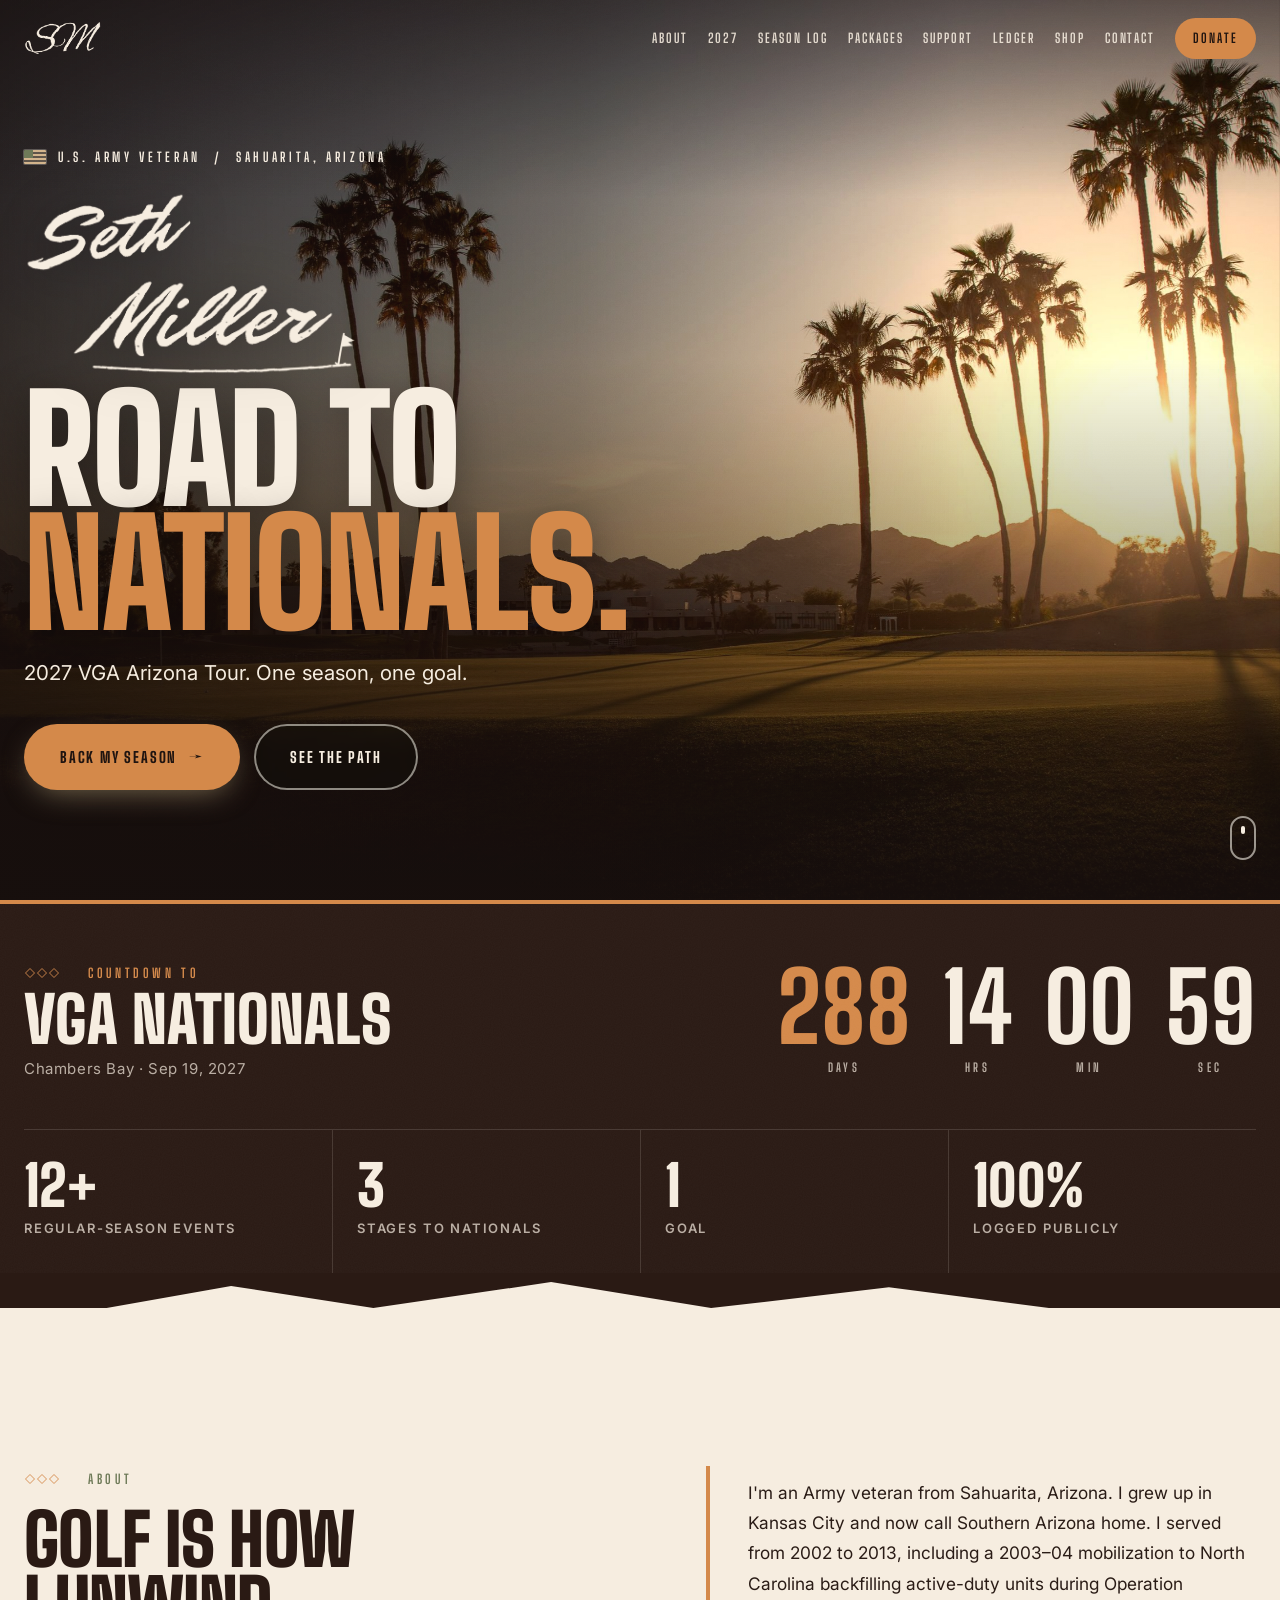
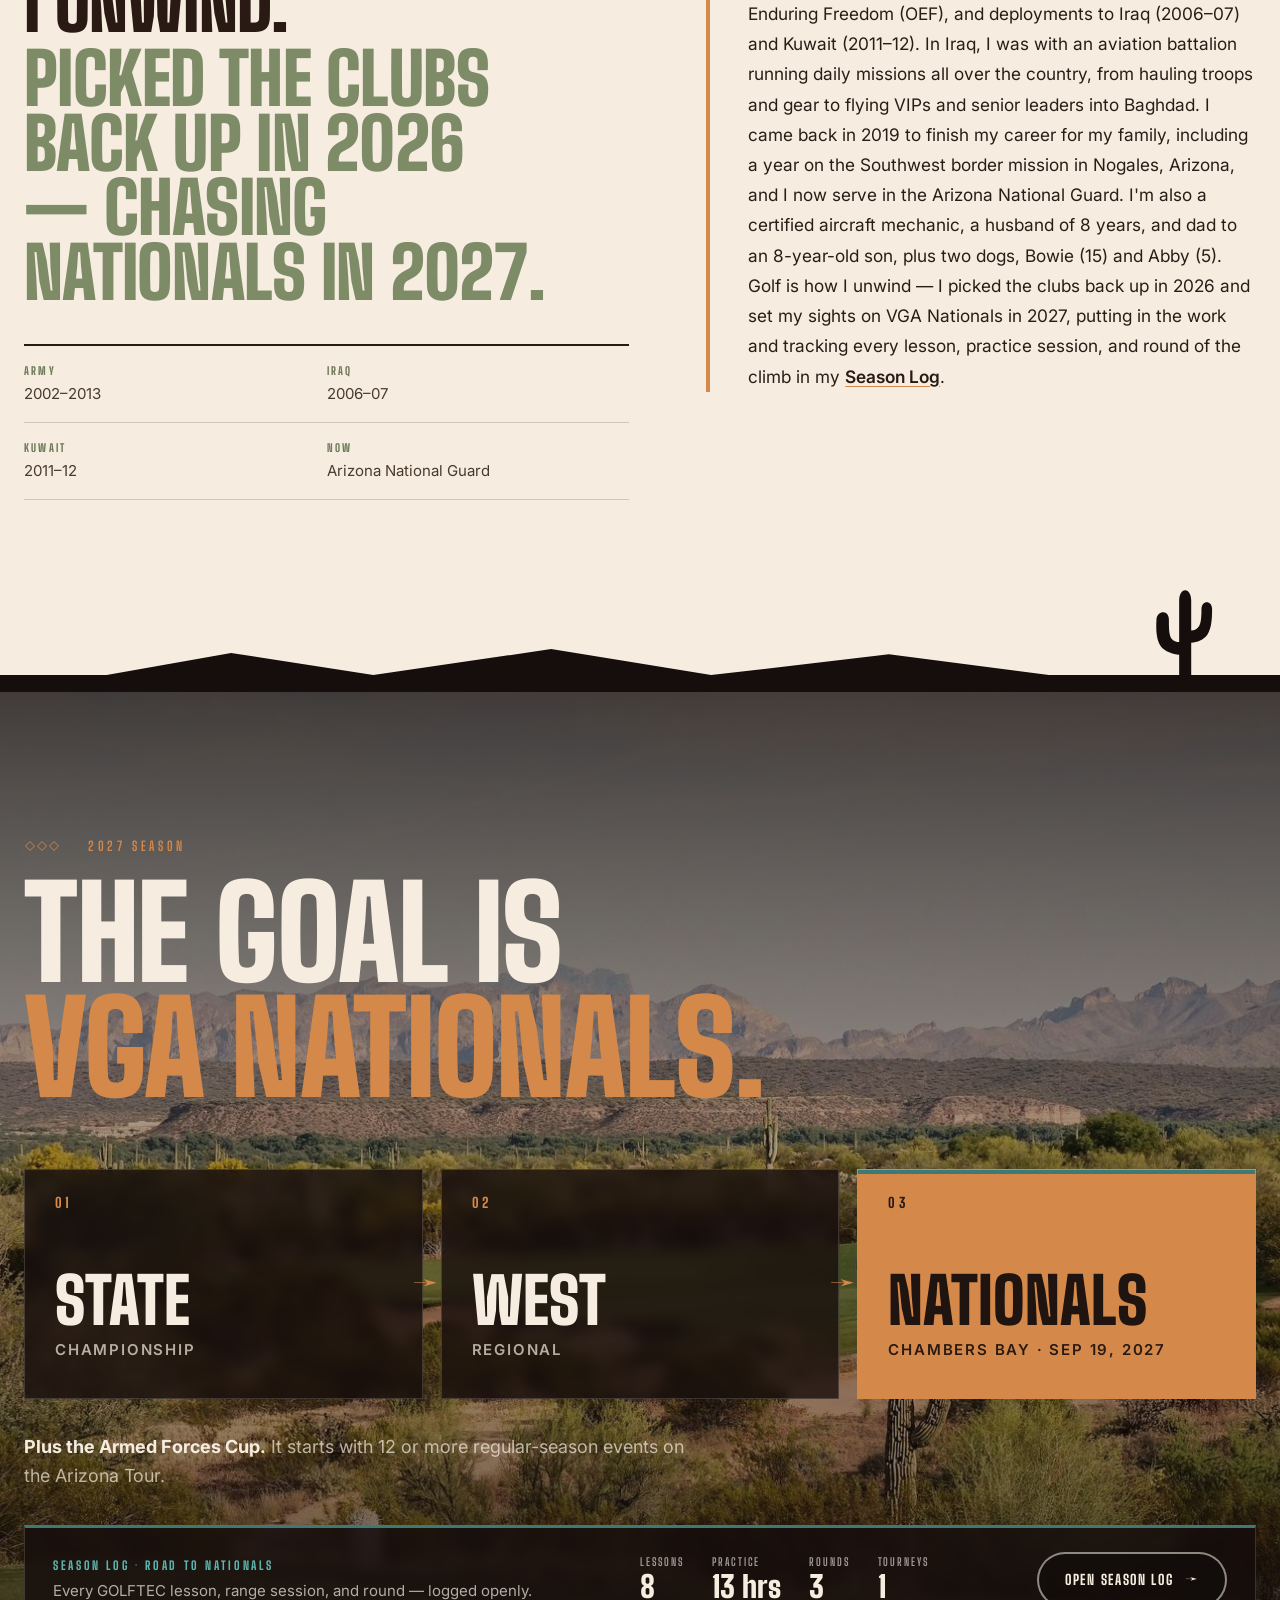
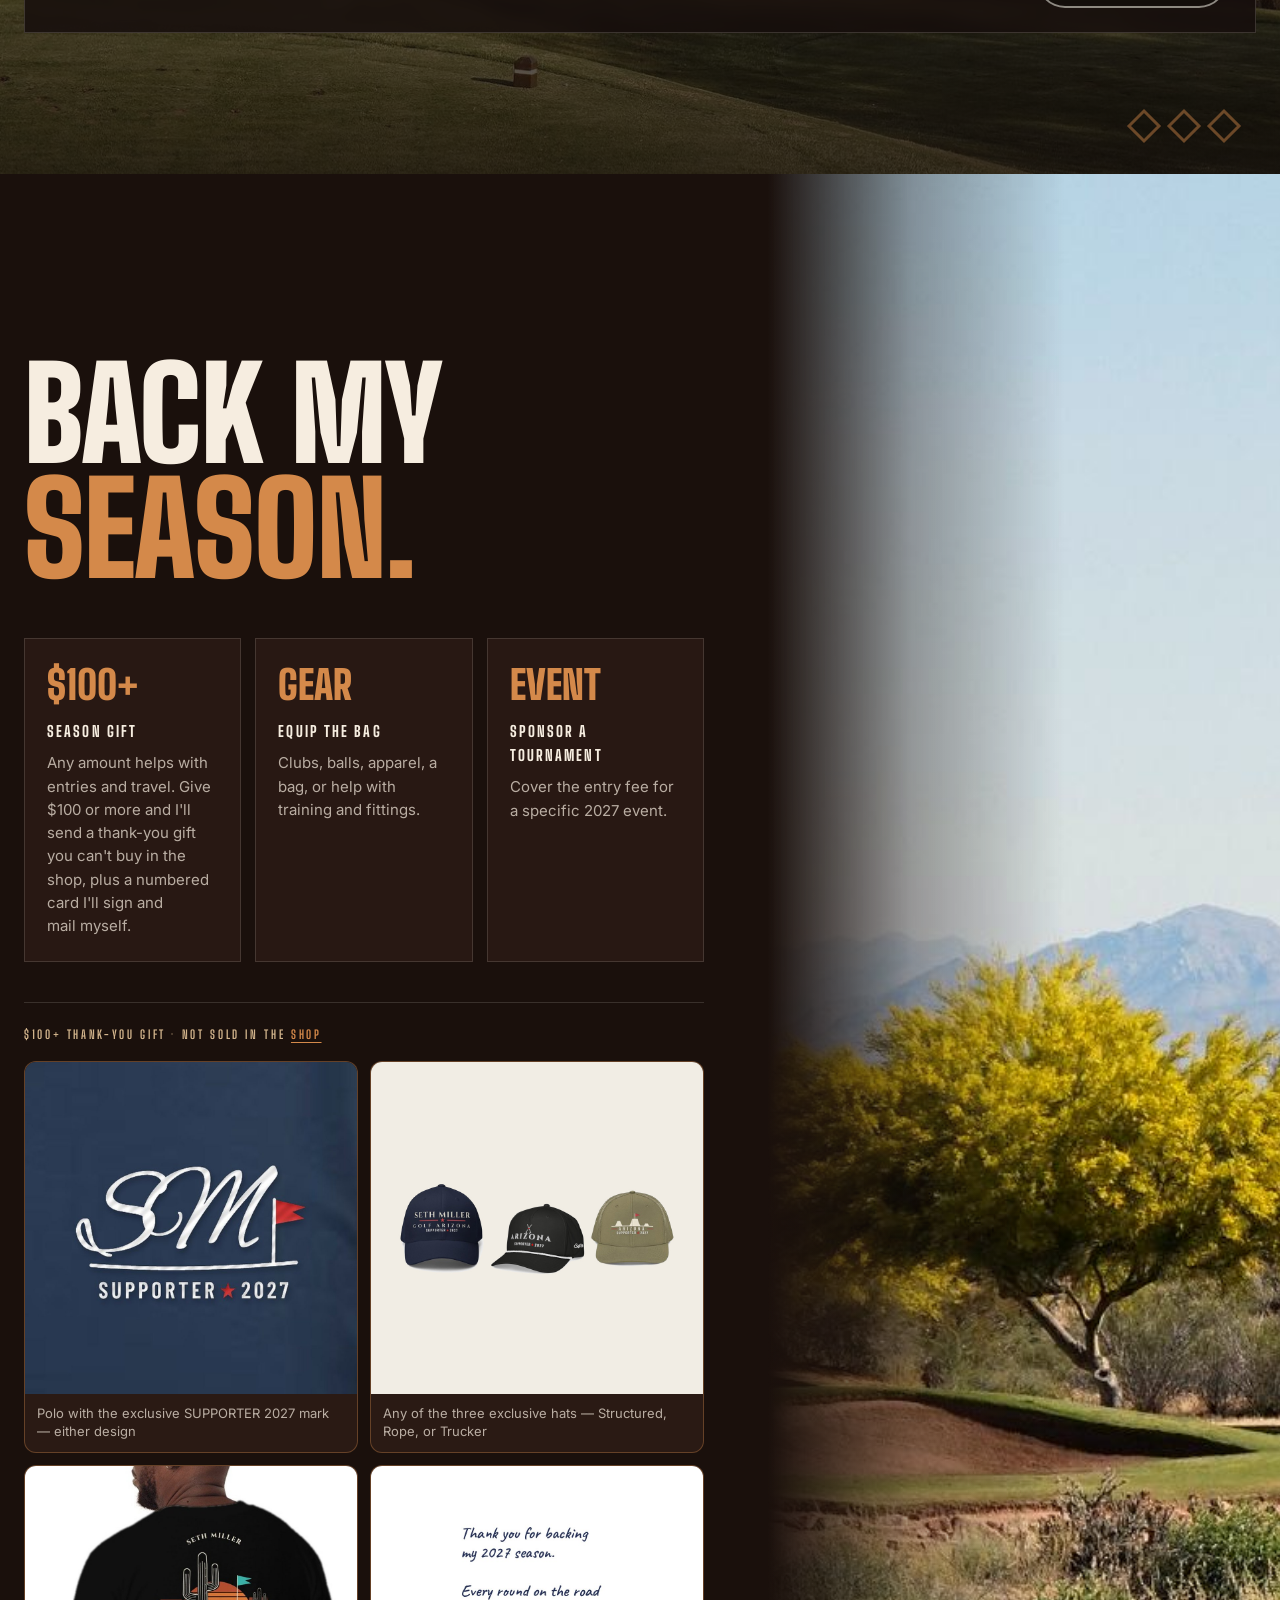
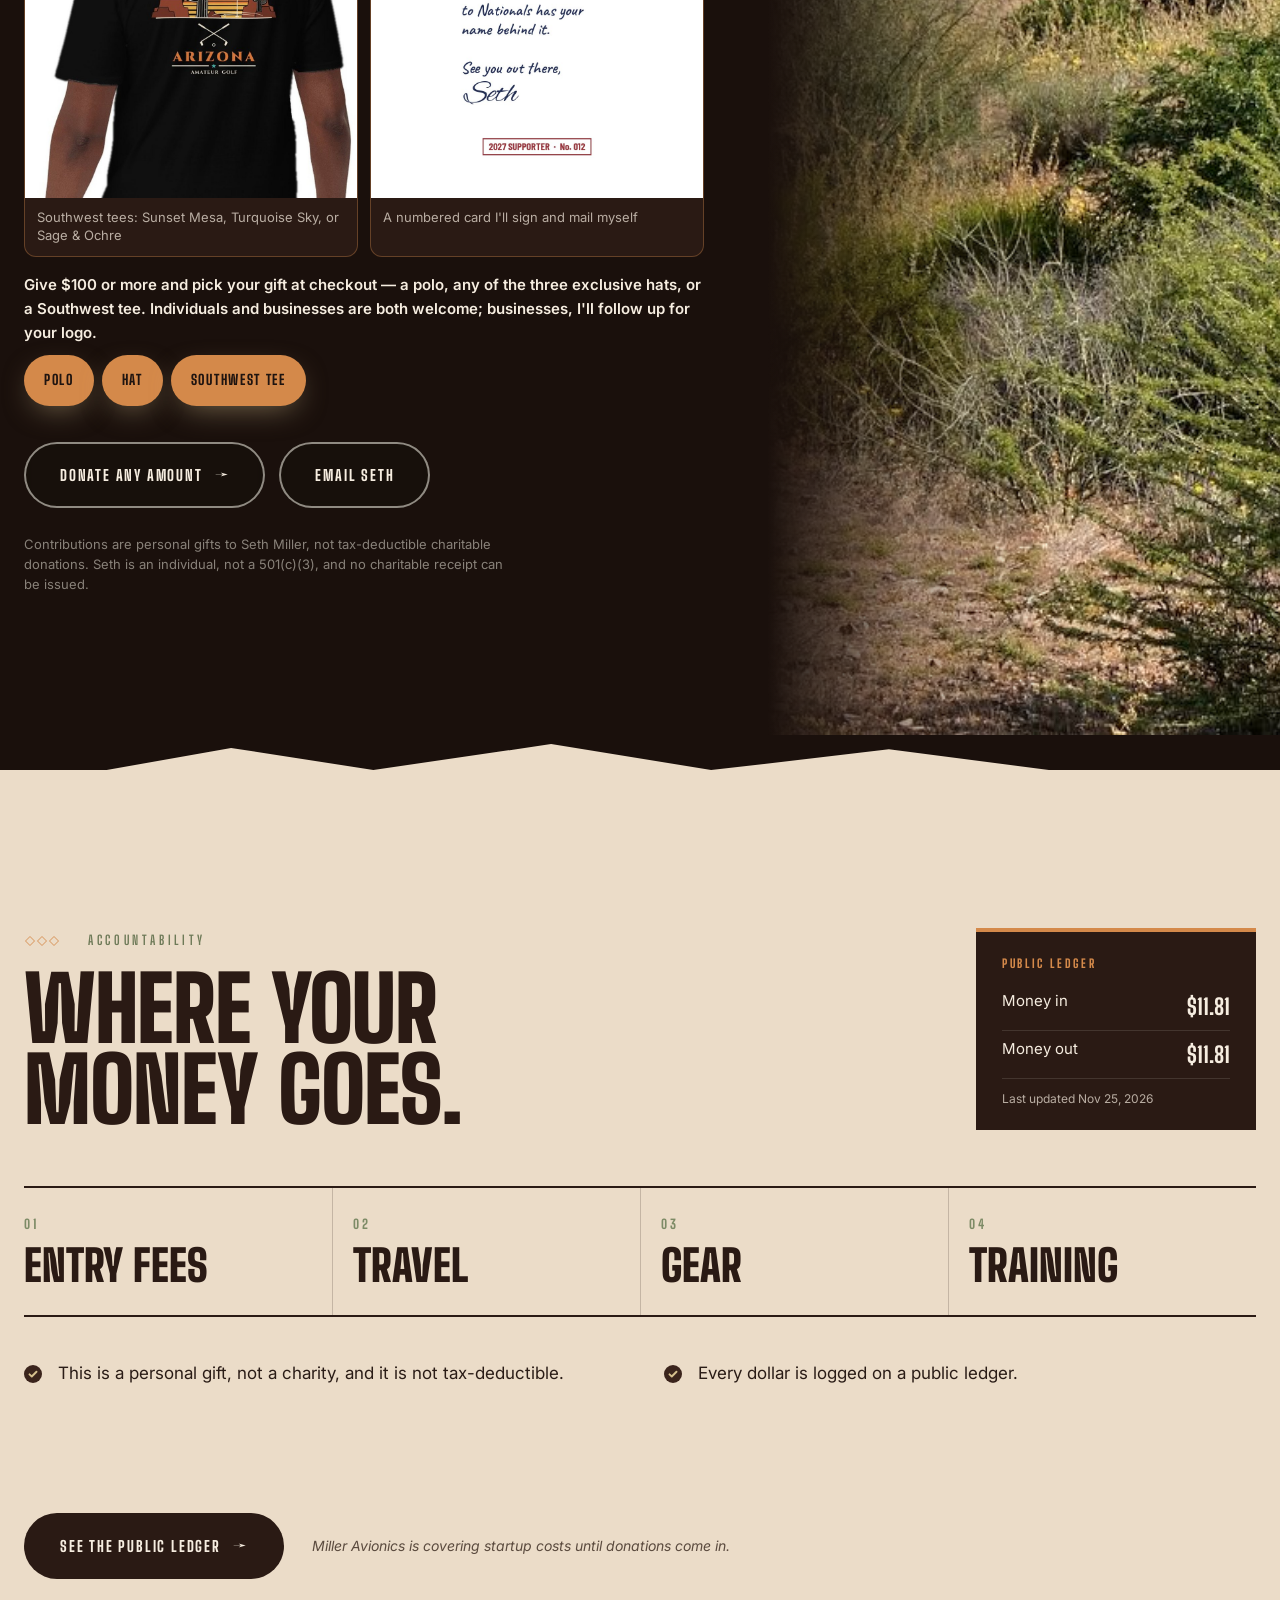
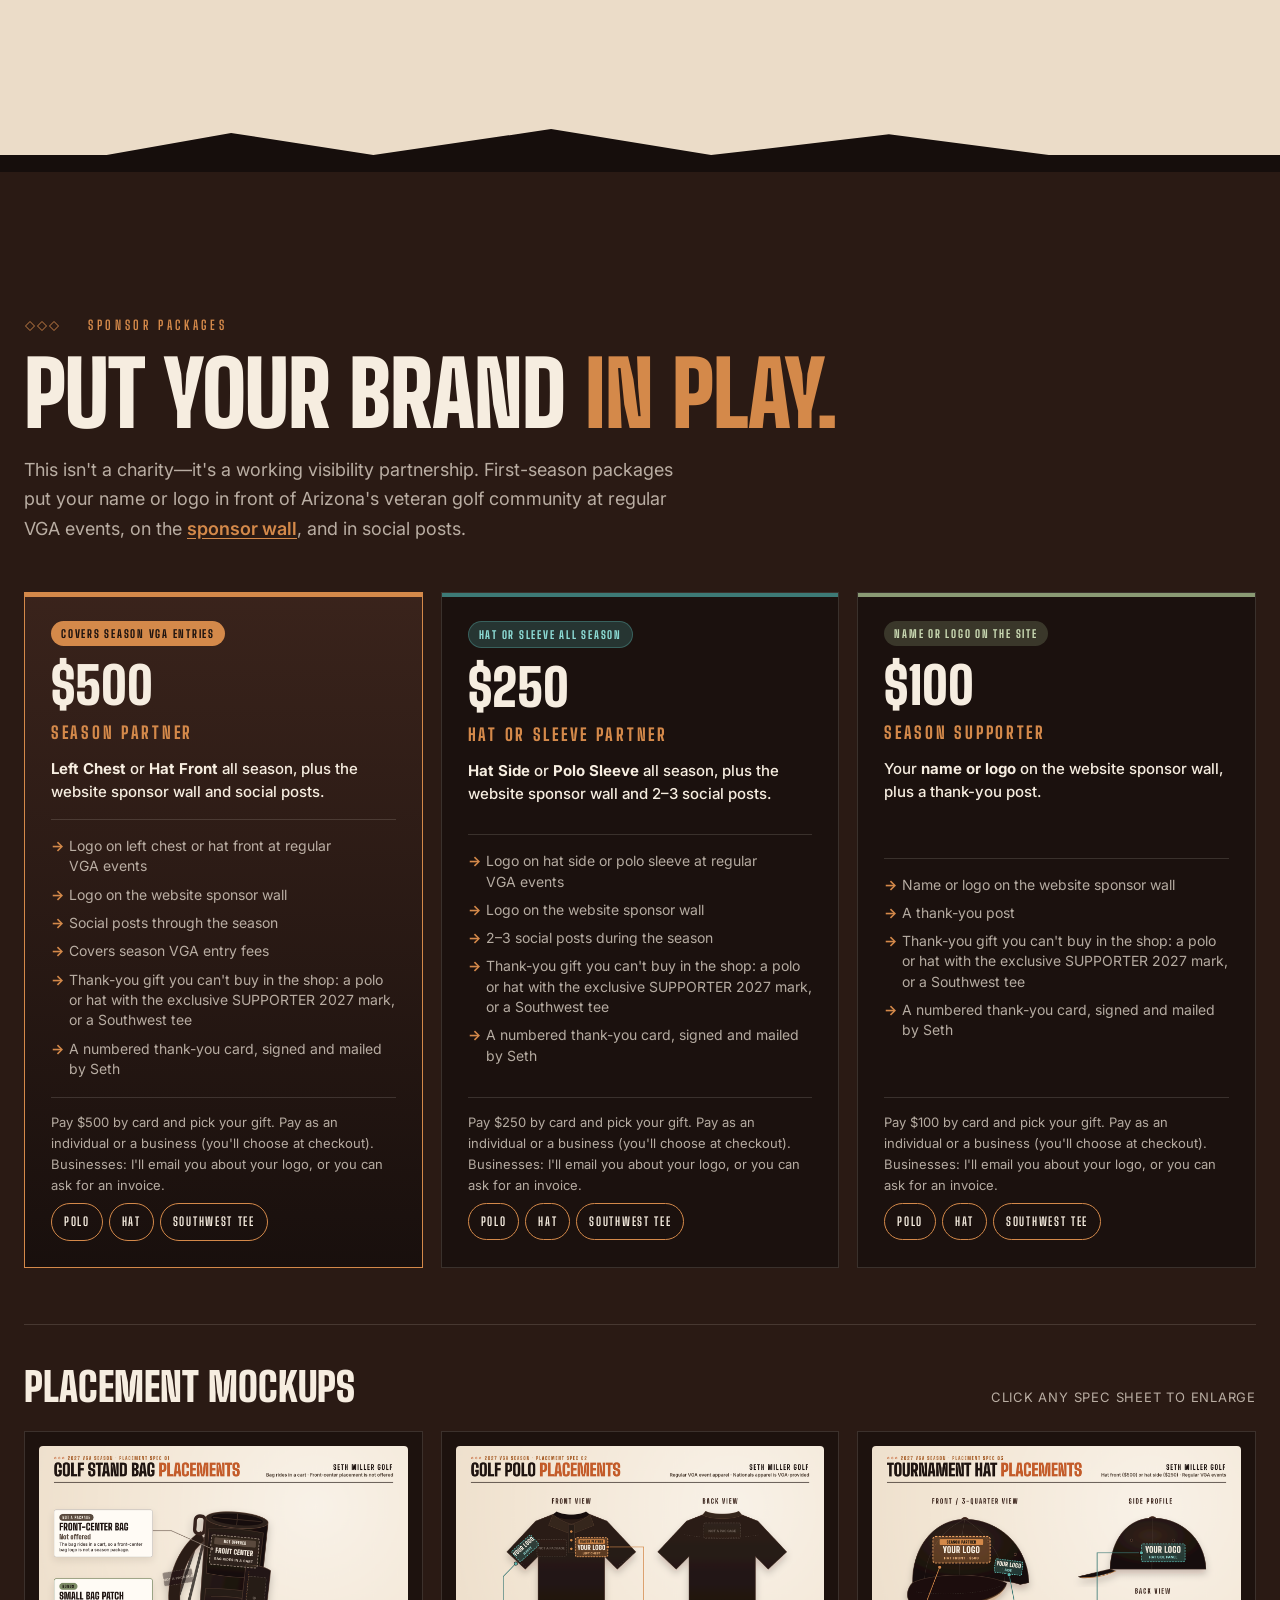
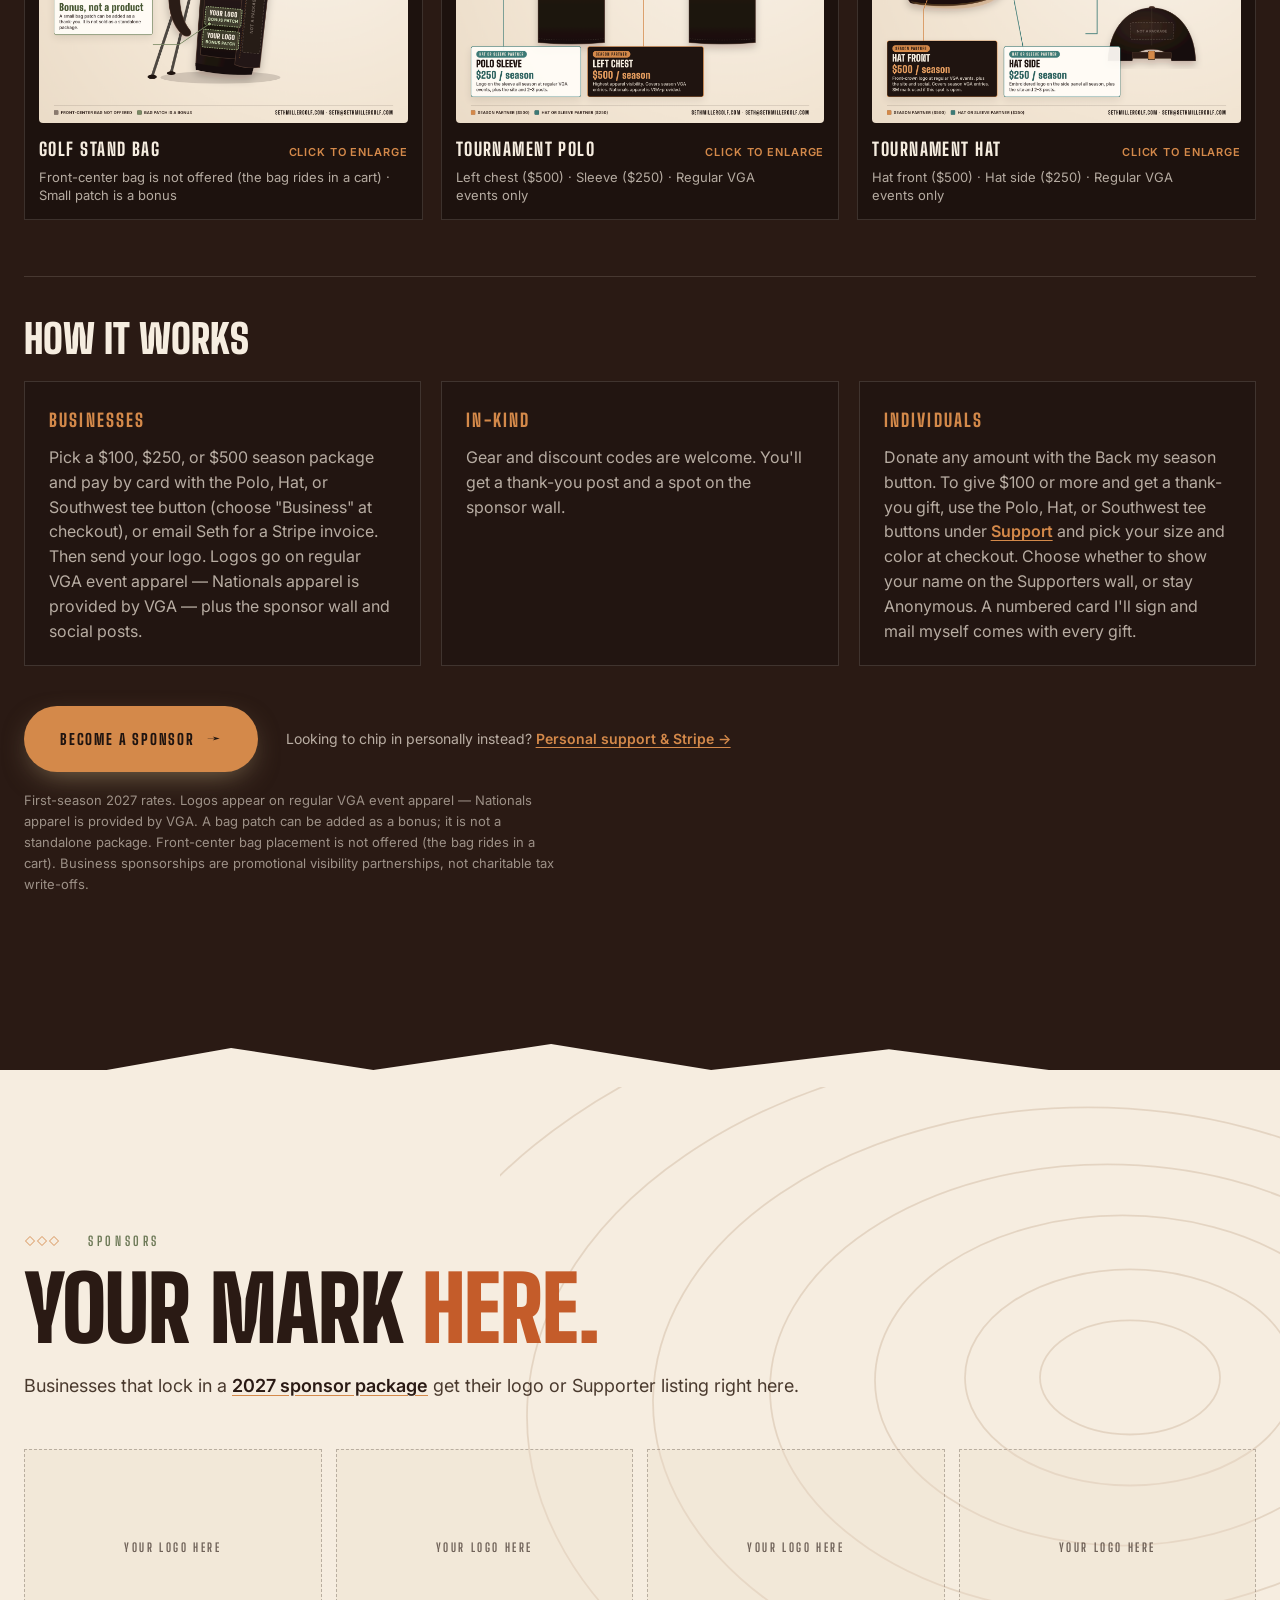
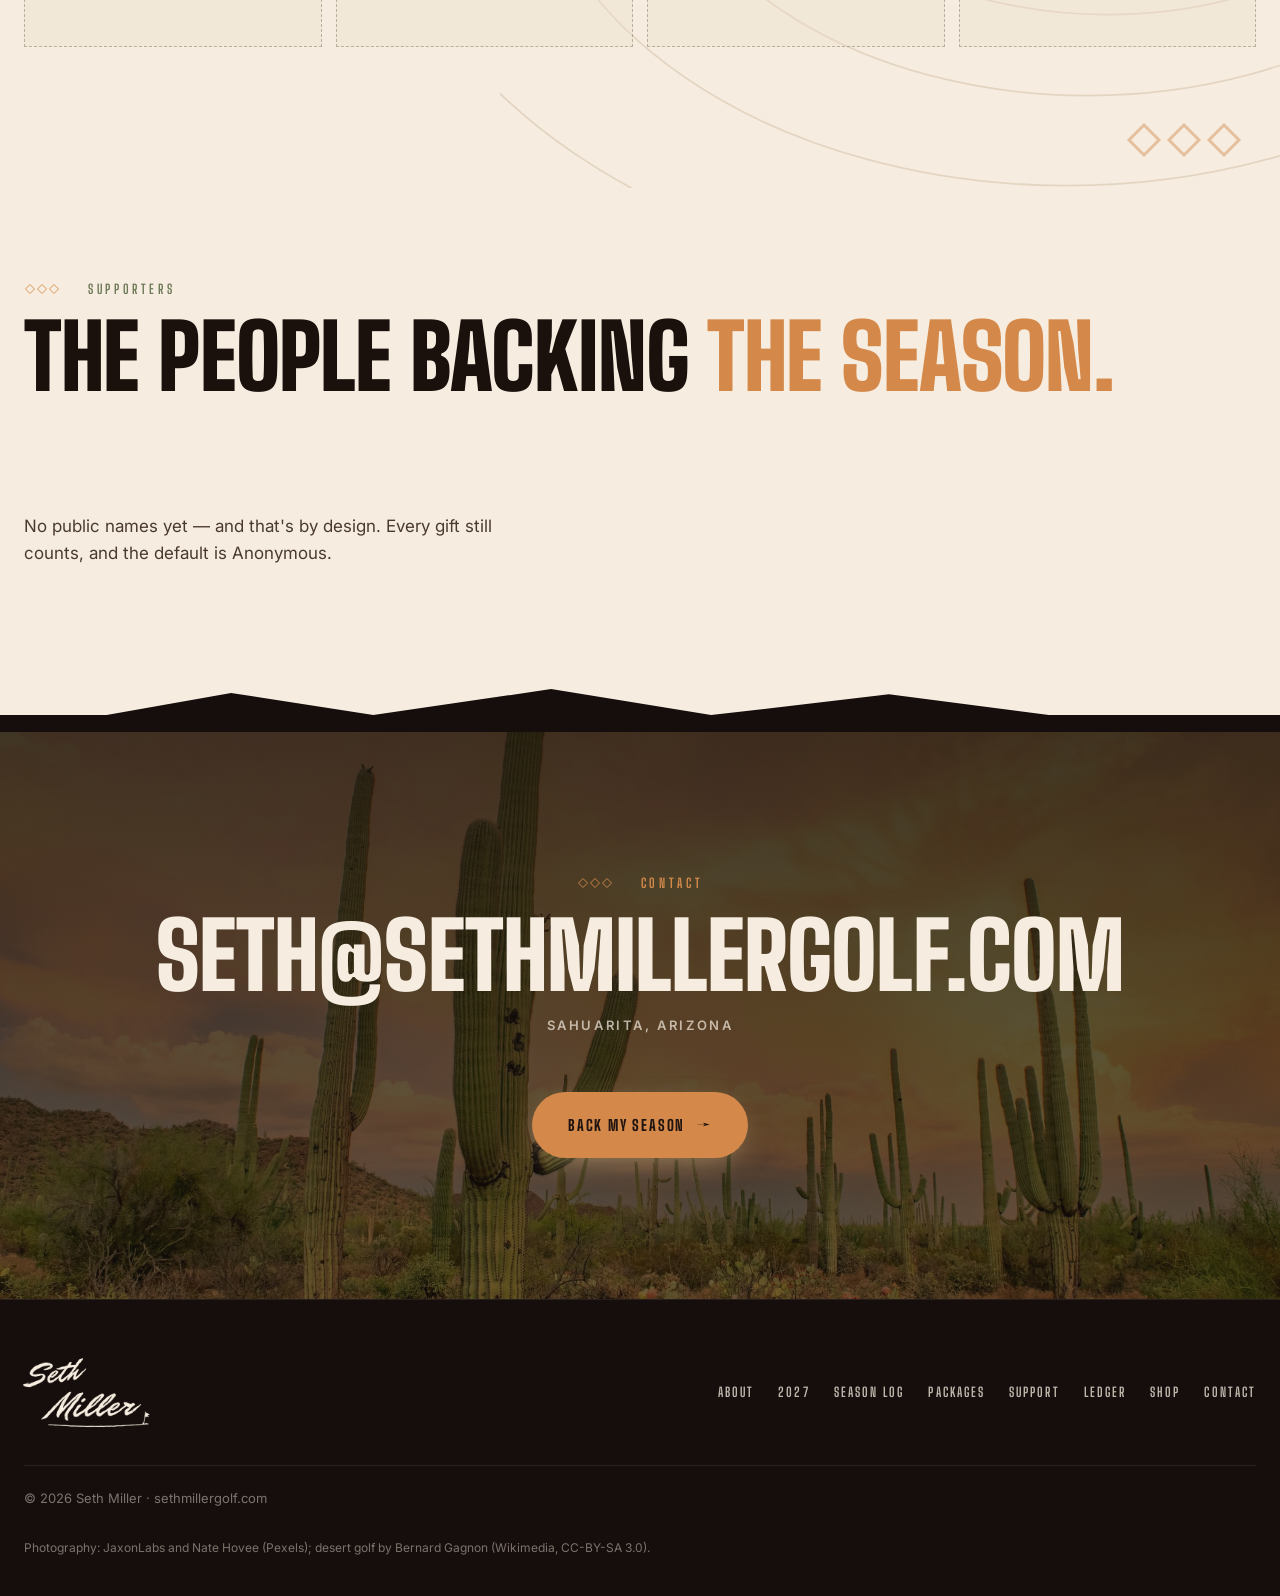
<file: index.html>
<!doctype html>
<html lang="en">
<head>
  <meta charset="utf-8" />
  <meta name="viewport" content="width=device-width, initial-scale=1" />
  <title>Seth Miller Golf — Road to VGA Nationals 2027</title>
  <meta name="description" content="Seth Miller is an Army veteran golfer from Sahuarita, Arizona, playing the 2027 VGA Arizona Tour with one goal: VGA Nationals." />
  <meta property="og:title" content="Seth Miller Golf — Road to VGA Nationals 2027" />
  <meta property="og:description" content="Army veteran golfer. 2027 VGA Arizona Tour. The goal is Nationals." />
  <meta property="og:type" content="website" />
  <meta property="og:url" content="https://sethmillergolf.com/" />
  <meta property="og:image" content="https://sethmillergolf.com/assets/img/hero-course-v7.jpg" />
  <meta name="theme-color" content="#241610" />
  <link rel="icon" type="image/png" href="assets/brand/favicon-v3.png" />
  <link rel="apple-touch-icon" href="assets/brand/apple-touch-icon-v3.png" />
  <link rel="preconnect" href="https://fonts.googleapis.com" />
  <link rel="preconnect" href="https://fonts.gstatic.com" crossorigin />
  <link href="https://fonts.googleapis.com/css2?family=Big+Shoulders+Display:wght@400;700;800;900&family=Archivo:wdth,wght@75..125,400..800&family=Inter:wght@400;500;600&display=swap" rel="stylesheet" />
  <link rel="preload" as="image" href="assets/img/hero-course-v7.jpg" media="(min-width: 760px)" />
  <link rel="stylesheet" href="styles.css?v=14" />
</head>
<body id="top">
  <div id="thanks-banner" class="thanks-banner" hidden role="status">
    <p>Thank you for backing my 2027 season. It will be logged on the <a href="ledger.html">public ledger</a>.</p>
    <button type="button" class="thanks-close" aria-label="Dismiss">&times;</button>
  </div>

  <header class="site-header" data-header>
    <div class="wrap header-inner">
      <a class="brand-link" href="index.html" aria-label="Seth Miller Golf home">
        <img class="brand-mono" src="assets/brand/sm-mark-sand-v7.png" alt="" width="1053" height="428" />
      </a>
      <nav id="primary-nav" class="site-nav" aria-label="Primary navigation">
        <a href="index.html#about">About</a>
        <a href="index.html#season">2027</a>
        <a href="season-log.html">Season Log</a>
        <a href="index.html#packages">Packages</a>
        <a href="index.html#support">Support</a>
        <a href="ledger.html">Ledger</a>
        <a href="shop.html">Shop</a>
        <a href="index.html#contact">Contact</a>
        <a class="nav-donate" href="#" data-donate>Donate</a>
      </nav>
      <button class="nav-toggle" type="button" aria-expanded="false" aria-controls="primary-nav" aria-label="Toggle navigation">
        <span></span><span></span>
      </button>
    </div>
  </header>

  <main>
    <!-- HERO -->
    <section class="hero">
      <picture class="hero-media" aria-hidden="true">
        <source media="(max-width: 759px)" srcset="assets/img/hero-course-mobile-v7.jpg" />
        <img src="assets/img/hero-course-v7.jpg" alt="" width="2400" height="1600" fetchpriority="high" />
      </picture>
      <div class="hero-shade" aria-hidden="true"></div>
      <div class="wrap hero-inner">
        <p class="eyebrow hero-eyebrow reveal"><span class="flag-chip" aria-hidden="true"></span>U.S. Army Veteran &nbsp;/&nbsp; Sahuarita, Arizona</p>
        <h1 class="visually-hidden">Seth Miller Golf</h1>
        <img class="hero-lockup reveal" src="assets/brand/seth-miller-lockup-sand-v7.png" alt="Seth Miller" width="1607" height="789" />
        <p class="hero-title reveal">Road to <span>Nationals.</span></p>
        <p class="hero-sub reveal">2027 VGA Arizona Tour. One season, one goal.</p>
        <div class="hero-ctas reveal">
          <a class="btn btn-primary btn-lg" href="#" data-donate>Back my season <span class="btn-arrow" aria-hidden="true">→</span></a>
          <a class="btn btn-outline btn-lg" href="#season">See the path</a>
        </div>
      </div>
      <a class="scroll-cue" href="#countdown" aria-label="Scroll to the countdown"><span></span></a>
    </section>

    <!-- COUNTDOWN / STATS BAND -->
    <section id="countdown" class="band-countdown" aria-label="Countdown to VGA Nationals">
      <div class="wrap band-inner">
        <div class="cd-label reveal">
          <p class="eyebrow">Countdown to</p>
          <p class="cd-event">VGA Nationals</p>
          <p class="cd-meta">Chambers Bay &middot; Sep 19, 2027</p>
        </div>
        <div class="cd-clock reveal" data-countdown="2027-09-19T08:00:00-07:00" role="timer" aria-live="off">
          <div class="cd-unit"><span class="cd-num" data-unit="days">000</span><span class="cd-cap">Days</span></div>
          <div class="cd-unit"><span class="cd-num" data-unit="hours">00</span><span class="cd-cap">Hrs</span></div>
          <div class="cd-unit"><span class="cd-num" data-unit="mins">00</span><span class="cd-cap">Min</span></div>
          <div class="cd-unit"><span class="cd-num" data-unit="secs">00</span><span class="cd-cap">Sec</span></div>
        </div>
      </div>
      <div class="wrap stat-row">
        <div class="stat reveal"><span class="stat-num">12+</span><span class="stat-cap">Regular-season events</span></div>
        <div class="stat reveal"><span class="stat-num">3</span><span class="stat-cap">Stages to Nationals</span></div>
        <div class="stat reveal"><span class="stat-num">1</span><span class="stat-cap">Goal</span></div>
        <div class="stat reveal"><span class="stat-num">100%</span><span class="stat-cap">Logged publicly</span></div>
      </div>
    </section>

    <div class="ridge ridge-cream" aria-hidden="true"></div>

    <!-- ABOUT -->
    <section id="about" class="section section-about">
      <div class="wrap about-grid">
        <div class="about-left">
          <p class="eyebrow eyebrow-green reveal">About</p>
          <h2 class="display reveal">Golf is how I unwind. <span>Picked the clubs back up in 2026 — chasing Nationals in 2027.</span></h2>
          <ul class="service-strip reveal" aria-label="Service highlights">
            <li><span>Army</span> 2002–2013</li>
            <li><span>Iraq</span> 2006–07</li>
            <li><span>Kuwait</span> 2011–12</li>
            <li><span>Now</span> Arizona National Guard</li>
          </ul>
        </div>
        <div class="about-right reveal">
          <p class="bio">I'm an Army veteran from Sahuarita, Arizona. I grew up in Kansas City and now call Southern Arizona home. I served from 2002 to 2013, including a 2003–04 mobilization to North Carolina backfilling active-duty units during Operation Enduring Freedom (OEF), and deployments to Iraq (2006–07) and Kuwait (2011–12). In Iraq, I was with an aviation battalion running daily missions all over the country, from hauling troops and gear to flying VIPs and senior leaders into Baghdad. I came back in 2019 to finish my career for my family, including a year on the Southwest border mission in Nogales, Arizona, and I now serve in the Arizona National Guard. I'm also a certified aircraft mechanic, a husband of 8 years, and dad to an 8-year-old son, plus two dogs, Bowie (15) and Abby (5). Golf is how I unwind — I picked the clubs back up in 2026 and set my sights on VGA Nationals in 2027, putting in the work and tracking every lesson, practice session, and round of the climb in my <a class="inline-link" href="season-log.html">Season Log</a>.</p>
        </div>
      </div>
    </section>

    <div class="ridge ridge-dark" aria-hidden="true">
      <svg class="ridge-saguaro" viewBox="0 0 96 140" fill="none" xmlns="http://www.w3.org/2000/svg" aria-hidden="true">
        <path fill="#160E0C" d="M44 136 L44 102 C35 101 24 98 18 90 C12 82 11 67 12 52 C12.5 45 17 42 21.5 42 C26 42 29.5 46 29.5 52 C29.5 64 29.5 74 33 79 C36 83 40 84 44 84 L44 26 C44 17 47.5 11 52.5 11 C57.5 11 61 17 61 26 L61 68 C65.5 68 69.5 66 72 62 C75 57.5 75.5 47 75.5 38 C75.5 31.5 79 28 83 28 C87 28 90.5 31.5 90.5 38 C90.5 52 89.5 65 84 73.5 C78.5 81.5 69.5 84.5 61 85 L61 136 C68 136 74 137 78 139 L24 139 C30 137 37 136 44 136 Z"/>
      </svg>
    </div>

    <!-- ROAD TO NATIONALS -->
    <section id="season" class="section section-season">
      <div class="season-bg" aria-hidden="true"></div>
      <div class="wrap">
        <p class="eyebrow reveal">2027 Season</p>
        <h2 class="display display-xl reveal">The goal is <span>VGA Nationals.</span></h2>
        <ol class="path">
          <li class="path-step reveal">
            <span class="path-num">01</span>
            <span class="path-stage">State</span>
            <span class="path-name">Championship</span>
          </li>
          <li class="path-step reveal">
            <span class="path-num">02</span>
            <span class="path-stage">West</span>
            <span class="path-name">Regional</span>
          </li>
          <li class="path-step path-final reveal">
            <span class="path-num">03</span>
            <span class="path-stage">Nationals</span>
            <span class="path-name">Chambers Bay &middot; Sep 19, 2027</span>
          </li>
        </ol>
        <p class="path-plus reveal"><strong>Plus the Armed Forces Cup.</strong> It starts with 12 or more regular-season events on the Arizona Tour.</p>

        <div class="season-log-snap reveal" data-progress-snap>
          <div class="psnap-left">
            <p class="psnap-eyebrow">Season Log &middot; Road to Nationals</p>
            <p class="psnap-title">Every GOLFTEC lesson, range session, and round — logged openly.</p>
          </div>
          <div class="psnap-stats">
            <div class="psnap-item"><span>Lessons</span><strong data-psnap="lessons">0</strong></div>
            <div class="psnap-item"><span>Practice</span><strong data-psnap="hours">0 hrs</strong></div>
            <div class="psnap-item"><span>Rounds</span><strong data-psnap="rounds">0</strong></div>
            <div class="psnap-item"><span>Tourneys</span><strong data-psnap="tournaments">0</strong></div>
          </div>
          <a class="btn btn-outline" href="season-log.html">Open Season Log <span class="btn-arrow" aria-hidden="true">→</span></a>
        </div>
      </div>
    </section>

    <!-- SUPPORT -->
    <section id="support" class="section section-support">
      <div class="support-photo" aria-hidden="true"></div>
      <div class="wrap support-grid">
        <div class="support-copy">
          <p class="eyebrow reveal">Support</p>
          <h2 class="display display-xl reveal">Back my <span>season.</span></h2>
          <div class="ways">
            <article class="way reveal">
              <p class="way-num">$100+</p>
              <h3>Season gift</h3>
              <p>Any amount helps with entries and travel. Give $100 or more and I'll send a thank-you gift you can't buy in the shop, plus a numbered card I'll sign and mail myself.</p>
            </article>
            <article class="way reveal">
              <p class="way-num">Gear</p>
              <h3>Equip the bag</h3>
              <p>Clubs, balls, apparel, a bag, or help with training and fittings.</p>
            </article>
            <article class="way reveal">
              <p class="way-num">Event</p>
              <h3>Sponsor a tournament</h3>
              <p>Cover the entry fee for a specific 2027 event.</p>
            </article>
          </div>
          <aside class="gift-callout reveal">
            <p class="gift-callout-kicker">$100+ thank-you gift · not sold in the <a href="shop.html">shop</a></p>
            <div class="gift-callout-grid">
              <figure>
                <img src="assets/img/shop/gift-polo-supporter.jpg" alt="Navy polo with the SM monogram and a SUPPORTER 2027 line" width="900" height="900" loading="lazy" />
                <figcaption>Polo with the exclusive SUPPORTER 2027 mark — either design</figcaption>
              </figure>
              <figure>
                <img src="assets/img/shop/gift-hats-supporter.jpg" alt="Structured, rope, and trucker caps with the exclusive SUPPORTER 2027 mark" width="900" height="900" loading="lazy" />
                <figcaption>Any of the three exclusive hats — Structured, Rope, or Trucker</figcaption>
              </figure>
              <figure>
                <img src="assets/img/shop/gift-tee-southwest.jpg" alt="Black tee with the Sunset Mesa Arizona back print" width="900" height="900" loading="lazy" />
                <figcaption>Southwest tees: Sunset Mesa, Turquoise Sky, or Sage &amp; Ochre</figcaption>
              </figure>
              <figure>
                <img src="assets/img/shop/gift-card-signed.jpg" alt="Numbered thank-you card signed by Seth" width="900" height="900" loading="lazy" />
                <figcaption>A numbered card I'll sign and mail myself</figcaption>
              </figure>
            </div>
            <div class="gift-pick">
              <p>Give $100 or more and pick your gift at checkout — a polo, any of the three exclusive hats, or a Southwest tee. Individuals and businesses are both welcome; businesses, I'll follow up for your logo.</p>
              <div class="gift-pick-btns"><a class="btn btn-primary" href="https://donate.stripe.com/5kQ9AM9eTd0P8D2aN29k40p">Polo</a><a class="btn btn-primary" href="https://donate.stripe.com/3cI00cezdbWL9H6dZe9k40B">Hat</a><a class="btn btn-primary" href="https://donate.stripe.com/eVq14g9eTe4TaLa8EU9k40r">Southwest tee</a></div>
            </div>
          </aside>
          <div class="support-actions reveal">
            <a class="btn btn-outline btn-lg" href="#" data-donate>Donate any amount <span class="btn-arrow" aria-hidden="true">→</span></a>
            <a class="btn btn-outline btn-lg" href="mailto:seth@sethmillergolf.com?subject=2027%20VGA%20Season%20Support">Email Seth</a>
          </div>
          <p class="fine-print reveal">Contributions are personal gifts to Seth Miller, not tax-deductible charitable donations. Seth is an individual, not a 501(c)(3), and no charitable receipt can be issued.</p>
        </div>
      </div>
    </section>

    <div class="ridge ridge-sand" aria-hidden="true"></div>

    <!-- MONEY -->
    <section id="money" class="section section-money">
      <div class="wrap">
        <div class="money-head">
          <div>
            <p class="eyebrow eyebrow-green reveal">Accountability</p>
            <h2 class="display reveal">Where your money goes.</h2>
          </div>
          <div class="ledger-snap reveal" data-ledger-snap>
            <p class="snap-title">Public ledger</p>
            <div class="snap-row"><span>Money in</span><strong data-snap="in">—</strong></div>
            <div class="snap-row"><span>Money out</span><strong data-snap="out">—</strong></div>
            <p class="snap-updated" data-snap="updated"></p>
          </div>
        </div>
        <div class="buckets">
          <div class="bucket reveal"><span class="bucket-num">01</span><span class="bucket-name">Entry fees</span></div>
          <div class="bucket reveal"><span class="bucket-num">02</span><span class="bucket-name">Travel</span></div>
          <div class="bucket reveal"><span class="bucket-num">03</span><span class="bucket-name">Gear</span></div>
          <div class="bucket reveal"><span class="bucket-num">04</span><span class="bucket-name">Training</span></div>
        </div>
        <ul class="promises">
          <li class="reveal">This is a personal gift, not a charity, and it is not tax-deductible.</li>
          <li class="reveal">Every dollar is logged on a public ledger.</li>
          <li class="reveal">Results will be posted after every event, good or bad.</li>
          <li class="reveal">Receipts are kept and available to any supporter on request.</li>
          <li class="reveal">The plan is that leftover funds roll into the 2028 season.</li>
        </ul>
        <div class="money-foot reveal">
          <a class="btn btn-dark btn-lg" href="ledger.html">See the public ledger <span class="btn-arrow" aria-hidden="true">→</span></a>
          <p class="money-note">Miller Avionics is covering startup costs until donations come in.</p>
        </div>
      </div>
    </section>

    <div class="ridge ridge-dusk" aria-hidden="true"></div>

    <!-- SPONSOR PACKAGES -->
    <section id="packages" class="section section-packages">
      <div class="wrap">
        <div class="pkg-head">
          <div>
            <p class="eyebrow reveal">Sponsor packages</p>
            <h2 class="display reveal">Put your brand <span>in play.</span></h2>
            <p class="pkg-lead reveal">This isn't a charity—it's a working visibility partnership. First-season packages put your name or logo in front of Arizona's veteran golf community at regular VGA events, on the <a class="inline-link-light" href="#sponsors">sponsor wall</a>, and in social posts.</p>
          </div>
        </div>

        <div class="pkg-grid">
          <article class="pkg-card pkg-card-premier reveal">
            <span class="pkg-badge">Covers season VGA entries</span>
            <p class="pkg-price">$500</p>
            <h3 class="pkg-name">Season Partner</h3>
            <p class="pkg-spots"><strong>Left Chest</strong> or <strong>Hat Front</strong> all season, plus the website sponsor wall and social posts.</p>
            <ul class="pkg-list">
              <li>Logo on left chest or hat front at regular VGA events</li>
              <li>Logo on the website sponsor wall</li>
              <li>Social posts through the season</li>
              <li>Covers season VGA entry fees</li>
              <li>Thank-you gift you can't buy in the shop: a polo or hat with the exclusive SUPPORTER 2027 mark, or a Southwest tee</li>
              <li>A numbered thank-you card, signed and mailed by Seth</li>
            </ul>
            <div class="pkg-pay">
              <p>Pay $500 by card and pick your gift. Pay as an individual or a business (you'll choose at checkout). Businesses: I'll email you about your logo, or you can ask for an invoice.</p>
              <div class="pkg-pay-btns"><a class="pkg-pay-btn" href="https://donate.stripe.com/14A14ggHlgd16uU1cs9k40u">Polo</a><a class="pkg-pay-btn" href="https://donate.stripe.com/5kQdR2aiXbWL2eE7AQ9k40D">Hat</a><a class="pkg-pay-btn" href="https://donate.stripe.com/00w9AMcr57Gv8D23kA9k40w">Southwest tee</a></div>
            </div>
          </article>

          <article class="pkg-card pkg-card-featured reveal">
            <span class="pkg-badge">Hat or sleeve all season</span>
            <p class="pkg-price">$250</p>
            <h3 class="pkg-name">Hat or Sleeve Partner</h3>
            <p class="pkg-spots"><strong>Hat Side</strong> or <strong>Polo Sleeve</strong> all season, plus the website sponsor wall and 2–3 social posts.</p>
            <ul class="pkg-list">
              <li>Logo on hat side or polo sleeve at regular VGA events</li>
              <li>Logo on the website sponsor wall</li>
              <li>2–3 social posts during the season</li>
              <li>Thank-you gift you can't buy in the shop: a polo or hat with the exclusive SUPPORTER 2027 mark, or a Southwest tee</li>
              <li>A numbered thank-you card, signed and mailed by Seth</li>
            </ul>
            <div class="pkg-pay">
              <p>Pay $250 by card and pick your gift. Pay as an individual or a business (you'll choose at checkout). Businesses: I'll email you about your logo, or you can ask for an invoice.</p>
              <div class="pkg-pay-btns"><a class="pkg-pay-btn" href="https://donate.stripe.com/00w3co76L7Gvg5ucVa9k40s">Polo</a><a class="pkg-pay-btn" href="https://donate.stripe.com/9B6eV6ezdd0PdXm5sI9k40C">Hat</a><a class="pkg-pay-btn" href="https://donate.stripe.com/6oU4gscr55yncTiaN29k40x">Southwest tee</a></div>
            </div>
          </article>

          <article class="pkg-card pkg-card-entry reveal">
            <span class="pkg-badge">Name or logo on the site</span>
            <p class="pkg-price">$100</p>
            <h3 class="pkg-name">Season Supporter</h3>
            <p class="pkg-spots">Your <strong>name or logo</strong> on the website sponsor wall, plus a thank-you post.</p>
            <ul class="pkg-list">
              <li>Name or logo on the website sponsor wall</li>
              <li>A thank-you post</li>
              <li>Thank-you gift you can't buy in the shop: a polo or hat with the exclusive SUPPORTER 2027 mark, or a Southwest tee</li>
              <li>A numbered thank-you card, signed and mailed by Seth</li>
            </ul>
            <div class="pkg-pay">
              <p>Pay $100 by card and pick your gift. Pay as an individual or a business (you'll choose at checkout). Businesses: I'll email you about your logo, or you can ask for an invoice.</p>
              <div class="pkg-pay-btns"><a class="pkg-pay-btn" href="https://donate.stripe.com/5kQ9AM9eTd0P8D2aN29k40p">Polo</a><a class="pkg-pay-btn" href="https://donate.stripe.com/3cI00cezdbWL9H6dZe9k40B">Hat</a><a class="pkg-pay-btn" href="https://donate.stripe.com/eVq14g9eTe4TaLa8EU9k40r">Southwest tee</a></div>
            </div>
          </article>
        </div>

        <div class="mockups-wrap">
          <div class="mockups-head reveal">
            <h3 class="mockups-title">Placement mockups</h3>
            <p class="mockups-hint">Click any spec sheet to enlarge</p>
          </div>
          <div class="mockup-grid">
            <article class="mockup-card reveal">
              <button type="button" class="mockup-trigger" data-enlarge="assets/img/bag-placement-v10.png" data-caption="Golf stand bag — front-center placement is not offered because the bag rides in a cart. A small bag patch can be added as a bonus, not as a standalone package.">
                <img src="assets/img/bag-placement-v10.png" alt="Golf stand bag diagram noting that front-center bag placement is not offered because the bag rides in a cart, and that a small bag patch is a bonus" width="1400" height="1050" />
              </button>
              <div class="mockup-cap">
                <h4>Golf Stand Bag <span class="cap-zoom">Click to enlarge</span></h4>
                <p>Front-center bag is not offered (the bag rides in a cart) &middot; Small patch is a bonus</p>
              </div>
            </article>

            <article class="mockup-card reveal">
              <button type="button" class="mockup-trigger" data-enlarge="assets/img/polo-placement-v10.png" data-caption="Golf polo placement — Left chest ($500 Season Partner) or sleeve ($250 Hat or Sleeve Partner). Logos are for regular VGA events; Nationals apparel is provided by VGA.">
                <img src="assets/img/polo-placement-v10.png" alt="Golf polo sponsor placement showing left chest at $500 and sleeve at $250 for regular VGA events" width="1400" height="1050" />
              </button>
              <div class="mockup-cap">
                <h4>Tournament Polo <span class="cap-zoom">Click to enlarge</span></h4>
                <p>Left chest ($500) &middot; Sleeve ($250) &middot; Regular VGA events only</p>
              </div>
            </article>

            <article class="mockup-card reveal">
              <button type="button" class="mockup-trigger" data-enlarge="assets/img/hat-placement-v10.png" data-caption="Tournament hat placement — Hat front ($500 Season Partner) or hat side ($250 Hat or Sleeve Partner). Logos are for regular VGA events; Nationals apparel is provided by VGA.">
                <img src="assets/img/hat-placement-v10.png" alt="Tournament hat sponsor placement showing hat front at $500 and hat side at $250" width="1400" height="1050" />
              </button>
              <div class="mockup-cap">
                <h4>Tournament Hat <span class="cap-zoom">Click to enlarge</span></h4>
                <p>Hat front ($500) &middot; Hat side ($250) &middot; Regular VGA events only</p>
              </div>
            </article>
          </div>
        </div>

        <div class="how-it-works reveal">
          <h3 class="how-title">How it works</h3>
          <div class="how-grid how-grid-3">
            <article class="how-card">
              <h4>Businesses</h4>
              <p>Pick a $100, $250, or $500 season package and pay by card with the Polo, Hat, or Southwest tee button (choose "Business" at checkout), or email Seth for a Stripe invoice. Then send your logo. Logos go on regular VGA event apparel — Nationals apparel is provided by VGA — plus the sponsor wall and social posts.</p>
            </article>
            <article class="how-card">
              <h4>In-kind</h4>
              <p>Gear and discount codes are welcome. You'll get a thank-you post and a spot on the sponsor wall.</p>
            </article>
            <article class="how-card">
              <h4>Individuals</h4>
              <p>Donate any amount with the Back my season button. To give $100 or more and get a thank-you gift, use the Polo, Hat, or Southwest tee buttons under <a class="inline-link-light" href="#support">Support</a> and pick your size and color at checkout. Choose whether to show your name on the Supporters wall, or stay Anonymous. A numbered card I'll sign and mail myself comes with every gift.</p>
            </article>
          </div>
        </div>

        <div class="pkg-actions reveal">
          <a class="btn btn-primary btn-lg" href="mailto:seth@sethmillergolf.com?subject=2027%20VGA%20Sponsor%20Package%20Inquiry">Become a sponsor <span class="btn-arrow" aria-hidden="true">→</span></a>
          <p class="pkg-sep">Looking to chip in personally instead? <a class="inline-link-light" href="#support">Personal support &amp; Stripe →</a></p>
        </div>
        <p class="pkg-fine reveal">First-season 2027 rates. Logos appear on regular VGA event apparel — Nationals apparel is provided by VGA. A bag patch can be added as a bonus; it is not a standalone package. Front-center bag placement is not offered (the bag rides in a cart). Business sponsorships are promotional visibility partnerships, not charitable tax write-offs.</p>
      </div>
    </section>

    <div class="ridge ridge-cream" aria-hidden="true"></div>

    <!-- SPONSORS -->
    <section id="sponsors" class="section section-sponsors">
      <div class="wrap">
        <p class="eyebrow eyebrow-green reveal">Sponsors</p>
        <h2 class="display reveal">Your mark <span>here.</span></h2>
        <p class="sponsor-lead reveal">Businesses that lock in a <a class="inline-link" href="#packages">2027 sponsor package</a> get their logo or Supporter listing right here.</p>
        <div class="sponsor-wall">
          <div class="sponsor-slot reveal">Your logo here</div>
          <div class="sponsor-slot reveal">Your logo here</div>
          <div class="sponsor-slot reveal">Your logo here</div>
          <div class="sponsor-slot reveal">Your logo here</div>
        </div>
      </div>
    </section>

    <section id="supporters" class="section section-supporters">
      <div class="wrap">
        <p class="eyebrow eyebrow-green reveal">Supporters</p>
        <h2 class="display reveal">The people backing <span>the season.</span></h2>
        <p class="sponsor-lead reveal">Names appear only when a donor asks to be listed. The default is Anonymous.</p>
        <div id="supporters-wall" class="supporters-wall" data-supporters-wall></div>
      </div>
    </section>

    <div class="ridge ridge-dark" aria-hidden="true"></div>

    <!-- CONTACT -->
    <section id="contact" class="section section-contact">
      <div class="wrap contact-inner">
        <p class="eyebrow reveal">Contact</p>
        <h2 class="contact-big reveal"><a href="mailto:seth@sethmillergolf.com">seth@<wbr>sethmillergolf.com</a></h2>
        <p class="contact-place reveal">Sahuarita, Arizona</p>
        <div class="contact-extras">
          <a class="contact-phone" data-contact-phone href="#" hidden></a>
          <div class="social-row" data-social-row hidden>
            <a class="social-link" data-social="instagram" href="#" target="_blank" rel="noopener noreferrer" hidden>Instagram</a>
            <a class="social-link" data-social="tiktok" href="#" target="_blank" rel="noopener noreferrer" hidden>TikTok</a>
          </div>
        </div>
        <div class="contact-ctas reveal">
          <a class="btn btn-primary btn-lg" href="#" data-donate>Back my season <span class="btn-arrow" aria-hidden="true">→</span></a>
        </div>
      </div>
    </section>
  </main>

  <footer class="site-footer">
    <div class="wrap footer-inner">
      <button type="button" class="enlarge-trigger footer-lockup" data-enlarge="assets/brand/stack-underline-olive-bg-v3.png" data-caption="Seth Miller — stacked script lockup" aria-label="Enlarge Seth Miller logo">
        <img src="assets/brand/seth-miller-lockup-sand-v7.png" alt="Seth Miller" width="1607" height="789" />
      </button>
      <nav class="footer-nav" aria-label="Footer">
        <a href="index.html#about">About</a>
        <a href="index.html#season">2027</a>
        <a href="season-log.html">Season Log</a>
        <a href="index.html#packages">Packages</a>
        <a href="index.html#support">Support</a>
        <a href="ledger.html">Ledger</a>
        <a href="shop.html">Shop</a>
        <a href="index.html#contact">Contact</a>
        <a data-social="instagram" href="#" target="_blank" rel="noopener noreferrer" hidden>Instagram</a>
        <a data-social="tiktok" href="#" target="_blank" rel="noopener noreferrer" hidden>TikTok</a>
      </nav>
      <p class="footer-meta">&copy; 2026 Seth Miller &middot; sethmillergolf.com</p>
      <p class="footer-credit">Photography: JaxonLabs and Nate Hovee (Pexels); desert golf by Bernard Gagnon (Wikimedia, CC-BY-SA&nbsp;3.0).</p>
    </div>
  </footer>

  <div id="lightbox" class="lightbox" hidden role="dialog" aria-modal="true" aria-labelledby="lightbox-caption">
    <div class="lightbox-backdrop" data-close></div>
    <div class="lightbox-dialog">
      <button type="button" class="lightbox-close" data-close aria-label="Close enlarged image">&times;</button>
      <img id="lightbox-img" alt="" />
      <p id="lightbox-caption" class="lightbox-caption"></p>
    </div>
  </div>

  <script src="script.js?v=9"></script>
</body>
</html>
</file>
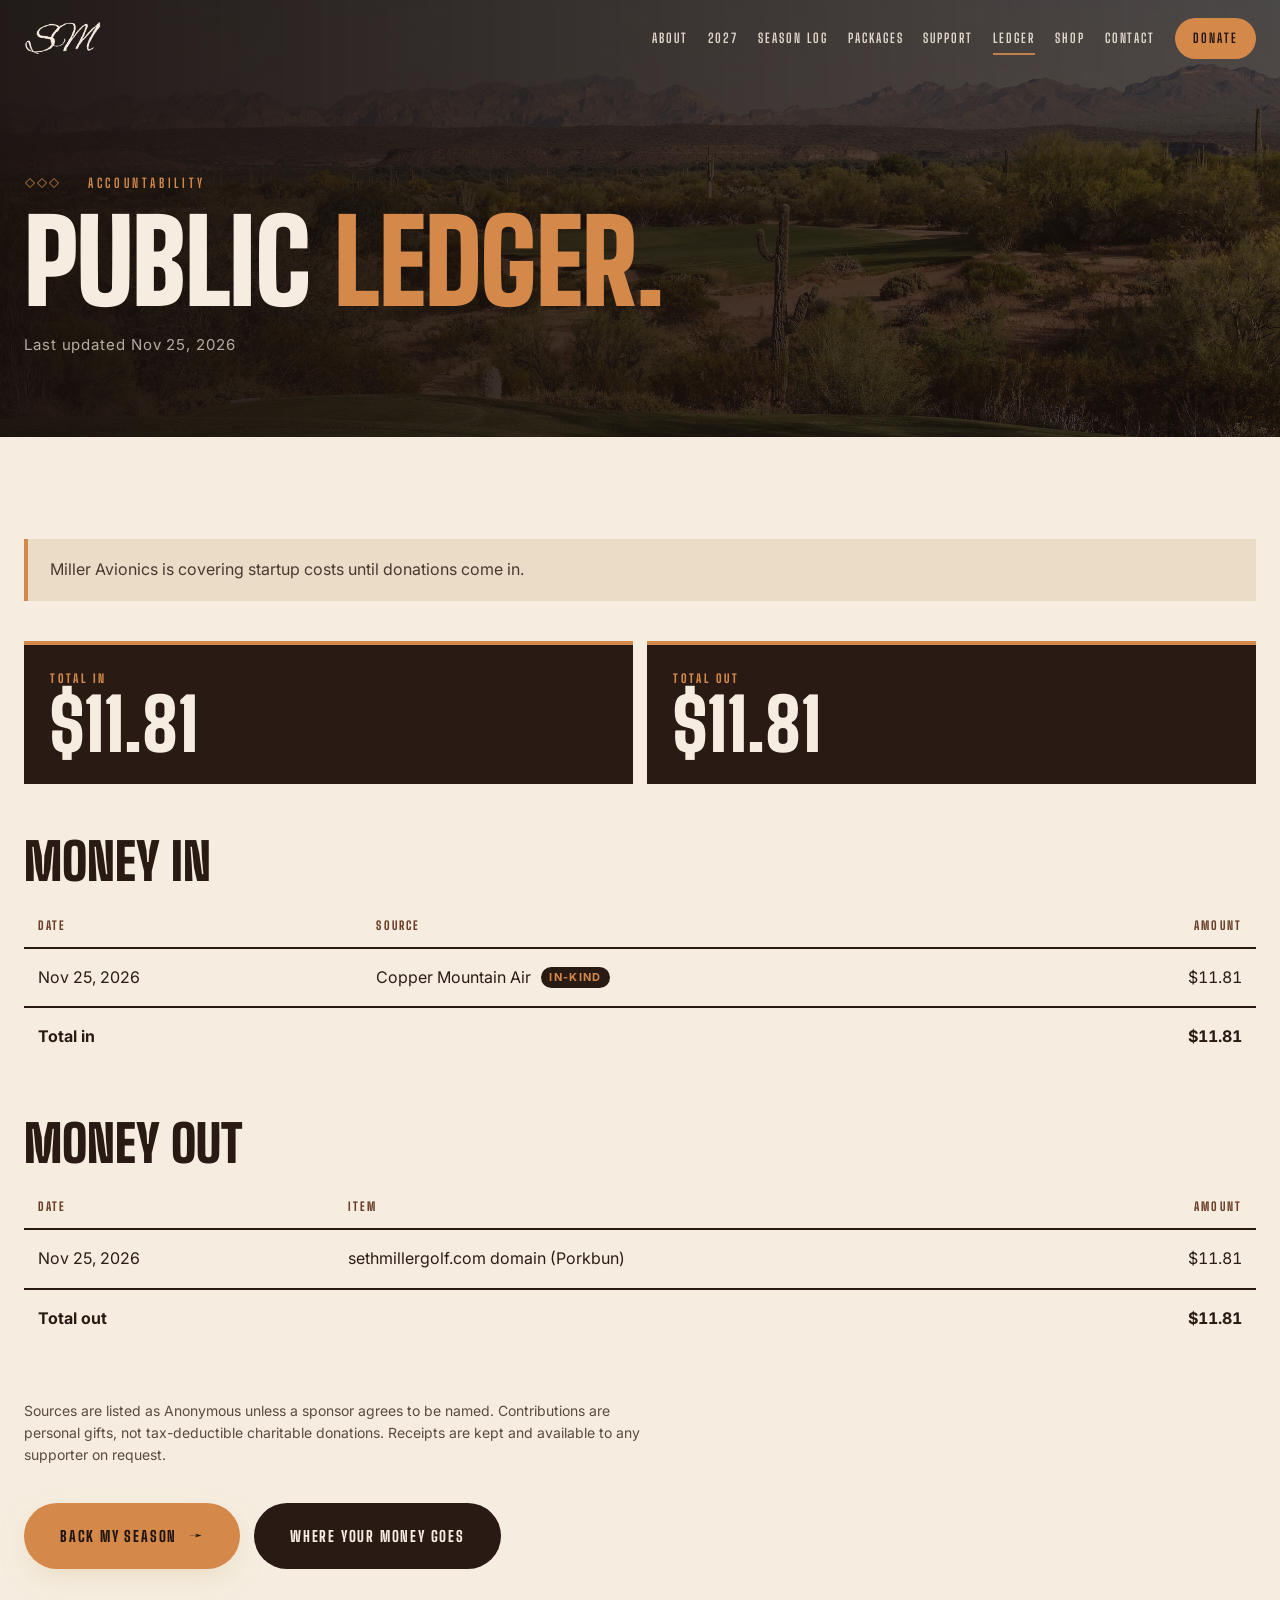
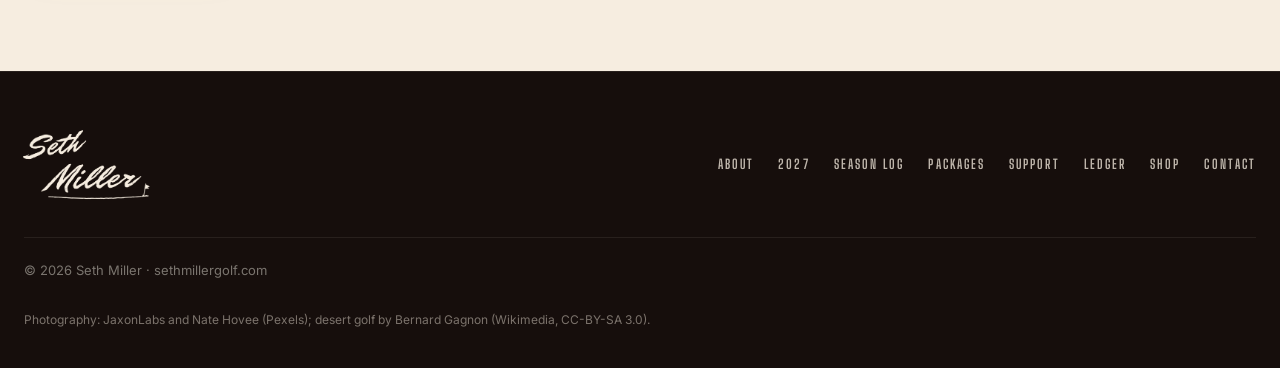
<file: ledger.html>
<!doctype html>
<html lang="en">
<head>
  <meta charset="utf-8" />
  <meta name="viewport" content="width=device-width, initial-scale=1" />
  <title>Public ledger — Seth Miller Golf</title>
  <meta name="description" content="Public ledger of money in and money out for Seth Miller’s 2027 VGA season." />
  <meta property="og:title" content="Seth Miller Golf — Road to VGA Nationals 2027" />
  <meta property="og:description" content="Army veteran golfer. 2027 VGA Arizona Tour. The goal is Nationals." />
  <meta property="og:type" content="website" />
  <meta property="og:url" content="https://sethmillergolf.com/" />
  <meta property="og:image" content="https://sethmillergolf.com/assets/img/hero-course-v7.jpg" />
  <meta name="theme-color" content="#0E2418" />
  <link rel="icon" type="image/png" href="assets/brand/favicon-v3.png" />
  <link rel="apple-touch-icon" href="assets/brand/apple-touch-icon-v3.png" />
  <link rel="preconnect" href="https://fonts.googleapis.com" />
  <link rel="preconnect" href="https://fonts.gstatic.com" crossorigin />
  <link href="https://fonts.googleapis.com/css2?family=Big+Shoulders+Display:wght@400;700;800;900&family=Archivo:wdth,wght@75..125,400..800&family=Inter:wght@400;500;600&display=swap" rel="stylesheet" />
    <link rel="stylesheet" href="styles.css?v=14" />
</head>
<body>
  <header class="site-header" data-header>
    <div class="wrap header-inner">
      <a class="brand-link" href="index.html" aria-label="Seth Miller Golf home">
        <img class="brand-mono" src="assets/brand/sm-mark-sand-v7.png" alt="" width="1053" height="428" />
      </a>
      <nav id="primary-nav" class="site-nav" aria-label="Primary navigation">
        <a href="index.html#about">About</a>
        <a href="index.html#season">2027</a>
        <a href="season-log.html">Season Log</a>
        <a href="index.html#packages">Packages</a>
        <a href="index.html#support">Support</a>
        <a href="ledger.html" aria-current="page">Ledger</a>
        <a href="shop.html">Shop</a>
        <a href="index.html#contact">Contact</a>
        <a class="nav-donate" href="#" data-donate>Donate</a>
      </nav>
      <button class="nav-toggle" type="button" aria-expanded="false" aria-controls="primary-nav" aria-label="Toggle navigation">
        <span></span><span></span>
      </button>
    </div>
  </header>

  <main>
    <section class="page-hero">
      <div class="wrap">
        <p class="eyebrow">Accountability</p>
        <h1 class="display">Public <span>ledger.</span></h1>
        <p id="ledger-updated" class="ledger-updated"></p>
      </div>
    </section>

    <section class="section-ledger">
      <div class="wrap">
        <p id="ledger-note" class="ledger-note"></p>

        <div class="ledger-totals">
          <div class="ledger-total"><span>Total in</span><strong id="total-in">—</strong></div>
          <div class="ledger-total"><span>Total out</span><strong id="total-out">—</strong></div>
        </div>

        <div class="ledger-block">
          <h2>Money in</h2>
          <div class="ledger-table-wrap">
            <table class="ledger-table" id="money-in">
              <thead>
                <tr>
                  <th scope="col">Date</th>
                  <th scope="col">Source</th>
                  <th scope="col" class="num">Amount</th>
                </tr>
              </thead>
              <tbody></tbody>
              <tfoot>
                <tr>
                  <td colspan="2">Total in</td>
                  <td class="num"></td>
                </tr>
              </tfoot>
            </table>
          </div>
        </div>

        <div class="ledger-block">
          <h2>Money out</h2>
          <div class="ledger-table-wrap">
            <table class="ledger-table" id="money-out">
              <thead>
                <tr>
                  <th scope="col">Date</th>
                  <th scope="col">Item</th>
                  <th scope="col" class="num">Amount</th>
                </tr>
              </thead>
              <tbody></tbody>
              <tfoot>
                <tr>
                  <td colspan="2">Total out</td>
                  <td class="num"></td>
                </tr>
              </tfoot>
            </table>
          </div>
        </div>

        <p class="ledger-fine">Sources are listed as Anonymous unless a sponsor agrees to be named. Contributions are personal gifts, not tax-deductible charitable donations. Receipts are kept and available to any supporter on request.</p>
        <div class="ledger-cta">
          <a class="btn btn-primary btn-lg" href="#" data-donate>Back my season <span class="btn-arrow" aria-hidden="true">→</span></a>
          <a class="btn btn-dark btn-lg" href="index.html#money">Where your money goes</a>
        </div>
      </div>
    </section>
  </main>

  <footer class="site-footer">
    <div class="wrap footer-inner">
      <button type="button" class="enlarge-trigger footer-lockup" data-enlarge="assets/brand/stack-underline-olive-bg-v3.png" data-caption="Seth Miller — stacked script lockup" aria-label="Enlarge Seth Miller logo">
        <img src="assets/brand/seth-miller-lockup-sand-v7.png" alt="Seth Miller" width="1607" height="789" />
      </button>
      <nav class="footer-nav" aria-label="Footer">
        <a href="index.html#about">About</a>
        <a href="index.html#season">2027</a>
        <a href="season-log.html">Season Log</a>
        <a href="index.html#packages">Packages</a>
        <a href="index.html#support">Support</a>
        <a href="ledger.html">Ledger</a>
        <a href="shop.html">Shop</a>
        <a href="index.html#contact">Contact</a>
        <a data-social="instagram" href="#" target="_blank" rel="noopener noreferrer" hidden>Instagram</a>
        <a data-social="tiktok" href="#" target="_blank" rel="noopener noreferrer" hidden>TikTok</a>
      </nav>
      <p class="footer-meta">&copy; 2026 Seth Miller &middot; sethmillergolf.com</p>
      <p class="footer-credit">Photography: JaxonLabs and Nate Hovee (Pexels); desert golf by Bernard Gagnon (Wikimedia, CC-BY-SA&nbsp;3.0).</p>
    </div>
  </footer>

  <div id="lightbox" class="lightbox" hidden role="dialog" aria-modal="true" aria-labelledby="lightbox-caption">
    <div class="lightbox-backdrop" data-close></div>
    <div class="lightbox-dialog">
      <button type="button" class="lightbox-close" data-close aria-label="Close enlarged image">&times;</button>
      <img id="lightbox-img" alt="" />
      <p id="lightbox-caption" class="lightbox-caption"></p>
    </div>
  </div>

  <script src="script.js?v=8"></script>
  <script src="ledger.js?v=8"></script>
</body>
</html>
</file>
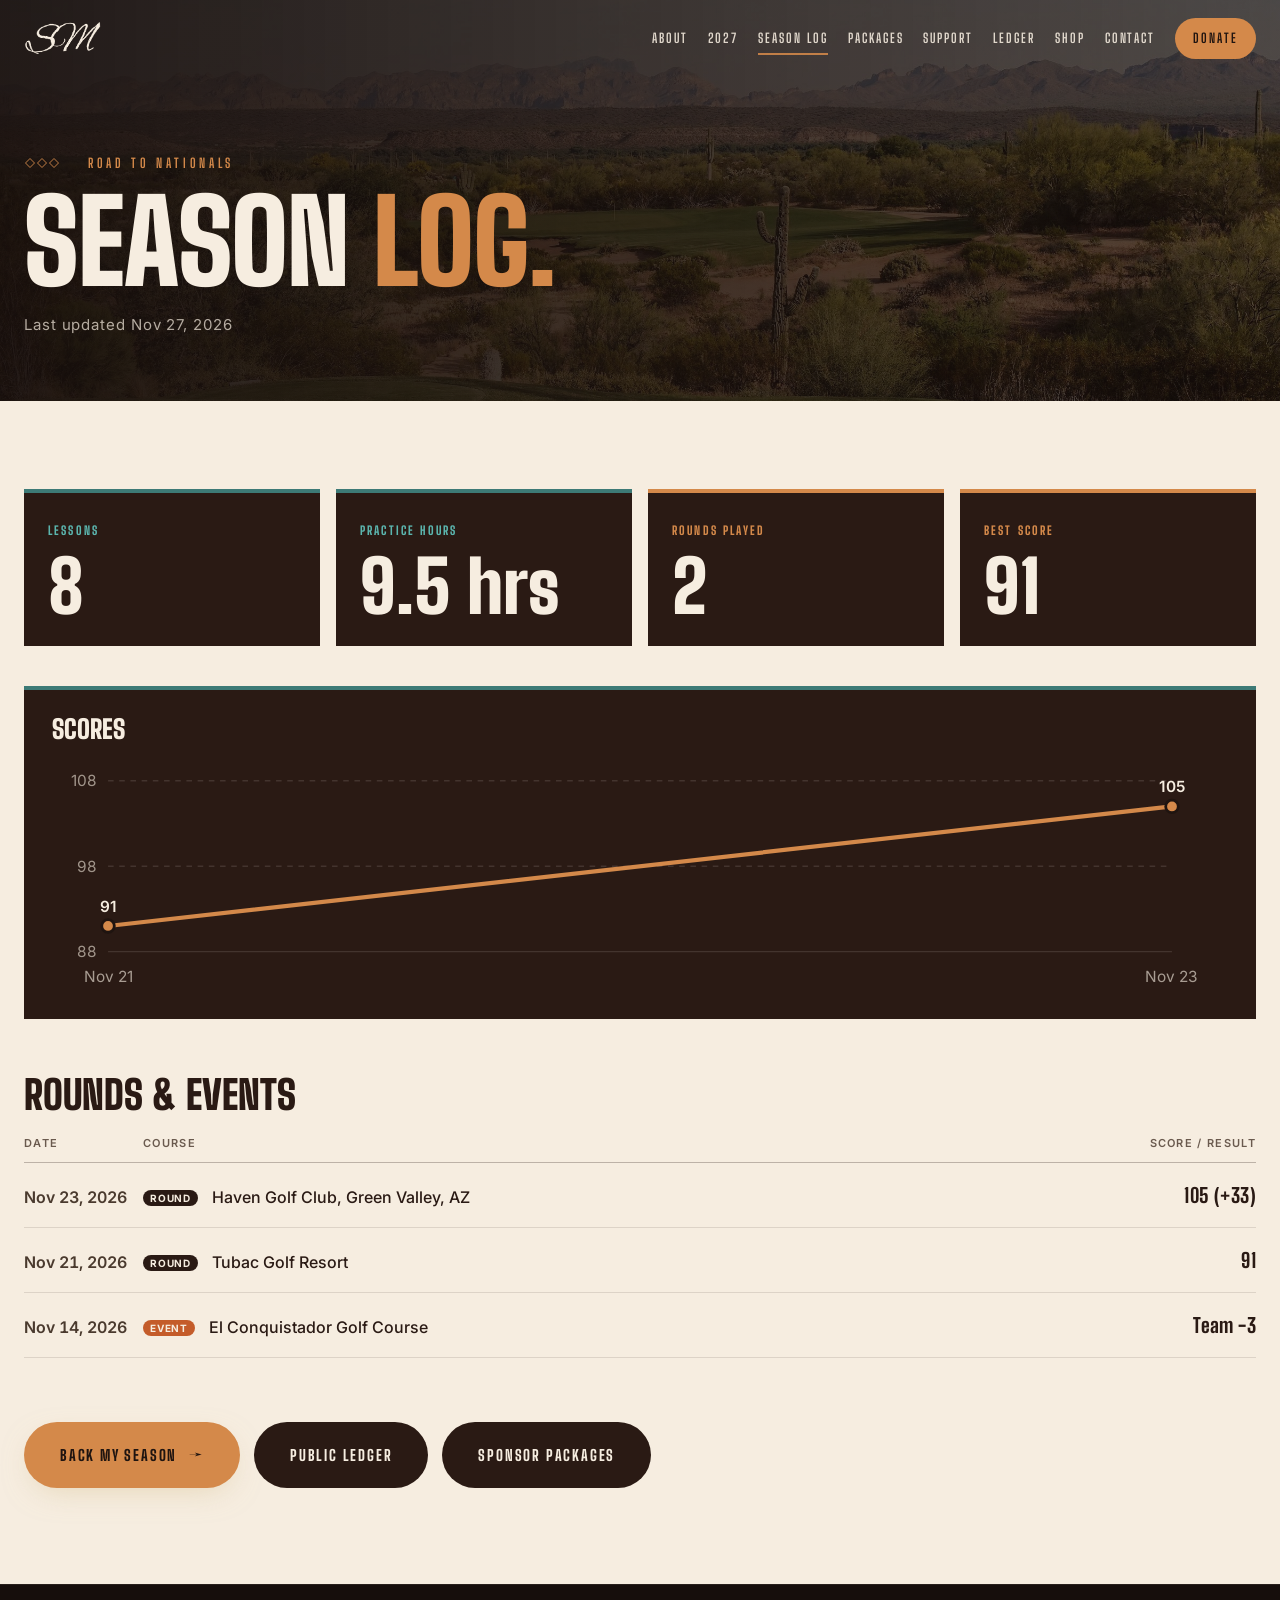
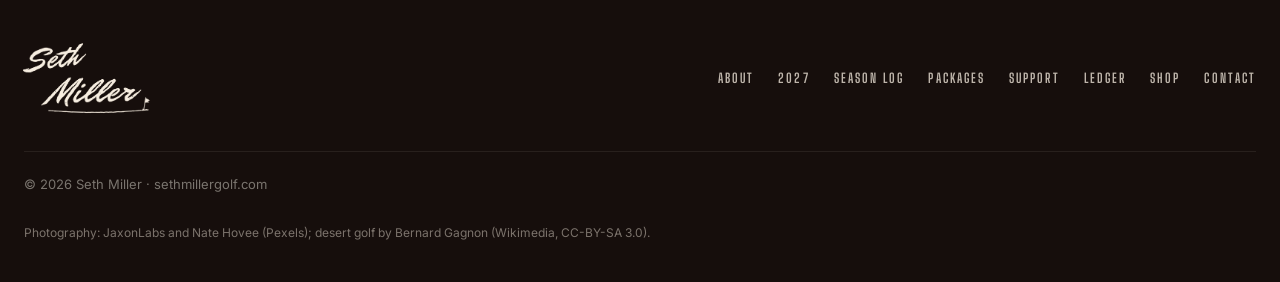
<file: season-log.html>
<!doctype html>
<html lang="en">
<head>
  <meta charset="utf-8" />
  <meta name="viewport" content="width=device-width, initial-scale=1" />
  <title>Season Log — Seth Miller Golf</title>
  <meta name="description" content="Road to Nationals Season Log: GOLFTEC lessons, practice sessions, casual rounds, and 2027 VGA tournament results for Seth Miller." />
  <meta property="og:title" content="Season Log — Seth Miller Golf" />
  <meta property="og:description" content="Lessons, practice, rounds, and 2027 VGA results — logged openly." />
  <meta property="og:type" content="website" />
  <meta property="og:url" content="https://sethmillergolf.com/season-log.html" />
  <meta property="og:image" content="https://sethmillergolf.com/assets/img/hero-course-v7.jpg" />
  <meta name="theme-color" content="#241610" />
  <link rel="icon" type="image/png" href="assets/brand/favicon-v3.png" />
  <link rel="apple-touch-icon" href="assets/brand/apple-touch-icon-v3.png" />
  <link rel="preconnect" href="https://fonts.googleapis.com" />
  <link rel="preconnect" href="https://fonts.gstatic.com" crossorigin />
  <link href="https://fonts.googleapis.com/css2?family=Big+Shoulders+Display:wght@400;700;800;900&family=Archivo:wdth,wght@75..125,400..800&family=Inter:wght@400;500;600&display=swap" rel="stylesheet" />
  <link rel="stylesheet" href="styles.css?v=14" />
</head>
<body>
  <header class="site-header" data-header>
    <div class="wrap header-inner">
      <a class="brand-link" href="index.html" aria-label="Seth Miller Golf home">
        <img class="brand-mono" src="assets/brand/sm-mark-sand-v7.png" alt="" width="1053" height="428" />
      </a>
      <nav id="primary-nav" class="site-nav" aria-label="Primary navigation">
        <a href="index.html#about">About</a>
        <a href="index.html#season">2027</a>
        <a href="season-log.html" aria-current="page">Season Log</a>
        <a href="index.html#packages">Packages</a>
        <a href="index.html#support">Support</a>
        <a href="ledger.html">Ledger</a>
        <a href="shop.html">Shop</a>
        <a href="index.html#contact">Contact</a>
        <a class="nav-donate" href="#" data-donate>Donate</a>
      </nav>
      <button class="nav-toggle" type="button" aria-expanded="false" aria-controls="primary-nav" aria-label="Toggle navigation">
        <span></span><span></span>
      </button>
    </div>
  </header>

  <main>
    <section class="page-hero page-hero-log">
      <div class="wrap">
        <p class="eyebrow">Road to Nationals</p>
        <h1 class="display">Season <span>log.</span></h1>
        <p id="progress-updated" class="ledger-updated">Season prep · October 2026</p>
      </div>
    </section>

    <section class="section-ledger section-season-log">
      <div class="wrap">
        <div class="log-kpis log-kpis-4" aria-label="Season summary">
          <div class="log-kpi log-kpi-teal"><span>Lessons</span><strong id="stat-lessons">0</strong></div>
          <div class="log-kpi log-kpi-teal"><span>Practice hours</span><strong id="stat-hours">0 hrs</strong></div>
          <div class="log-kpi"><span>Rounds played</span><strong id="stat-rounds">0</strong></div>
          <div class="log-kpi"><span>Best score</span><strong id="stat-best">—</strong></div>
        </div>

        <div class="chart-panel chart-panel-sm">
          <div class="chart-head">
            <h2>Scores</h2>
            <div class="chart-legend" id="chart-legend" hidden>
              <span class="legend-item"><span class="legend-dot legend-score"></span>Score</span>
              <span class="legend-item"><span class="legend-dot legend-diff"></span>Diff</span>
            </div>
          </div>
          <div id="trend-chart"></div>
        </div>

        <div class="log-block">
          <h2>Rounds &amp; events</h2>
          <div id="rounds-events" class="rounds-events"></div>
        </div>

        <div class="ledger-cta">
          <a class="btn btn-primary btn-lg" href="#" data-donate>Back my season <span class="btn-arrow" aria-hidden="true">→</span></a>
          <a class="btn btn-dark btn-lg" href="ledger.html">Public ledger</a>
          <a class="btn btn-dark btn-lg" href="index.html#packages">Sponsor packages</a>
        </div>
      </div>
    </section>
  </main>

  <footer class="site-footer">
    <div class="wrap footer-inner">
      <button type="button" class="enlarge-trigger footer-lockup" data-enlarge="assets/brand/stack-underline-olive-bg-v3.png" data-caption="Seth Miller — stacked script lockup" aria-label="Enlarge Seth Miller logo">
        <img src="assets/brand/seth-miller-lockup-sand-v7.png" alt="Seth Miller" width="1607" height="789" />
      </button>
      <nav class="footer-nav" aria-label="Footer">
        <a href="index.html#about">About</a>
        <a href="index.html#season">2027</a>
        <a href="season-log.html">Season Log</a>
        <a href="index.html#packages">Packages</a>
        <a href="index.html#support">Support</a>
        <a href="ledger.html">Ledger</a>
        <a href="shop.html">Shop</a>
        <a href="index.html#contact">Contact</a>
        <a data-social="instagram" href="#" target="_blank" rel="noopener noreferrer" hidden>Instagram</a>
        <a data-social="tiktok" href="#" target="_blank" rel="noopener noreferrer" hidden>TikTok</a>
      </nav>
      <p class="footer-meta">&copy; 2026 Seth Miller &middot; sethmillergolf.com</p>
      <p class="footer-credit">Photography: JaxonLabs and Nate Hovee (Pexels); desert golf by Bernard Gagnon (Wikimedia, CC-BY-SA&nbsp;3.0).</p>
    </div>
  </footer>

  <div id="lightbox" class="lightbox" hidden role="dialog" aria-modal="true" aria-labelledby="lightbox-caption">
    <div class="lightbox-backdrop" data-close></div>
    <div class="lightbox-dialog">
      <button type="button" class="lightbox-close" data-close aria-label="Close enlarged image">&times;</button>
      <img id="lightbox-img" alt="" />
      <p id="lightbox-caption" class="lightbox-caption"></p>
    </div>
  </div>

  <script src="script.js?v=8"></script>
  <script src="progress.js?v=12"></script>
</body>
</html>
</file>
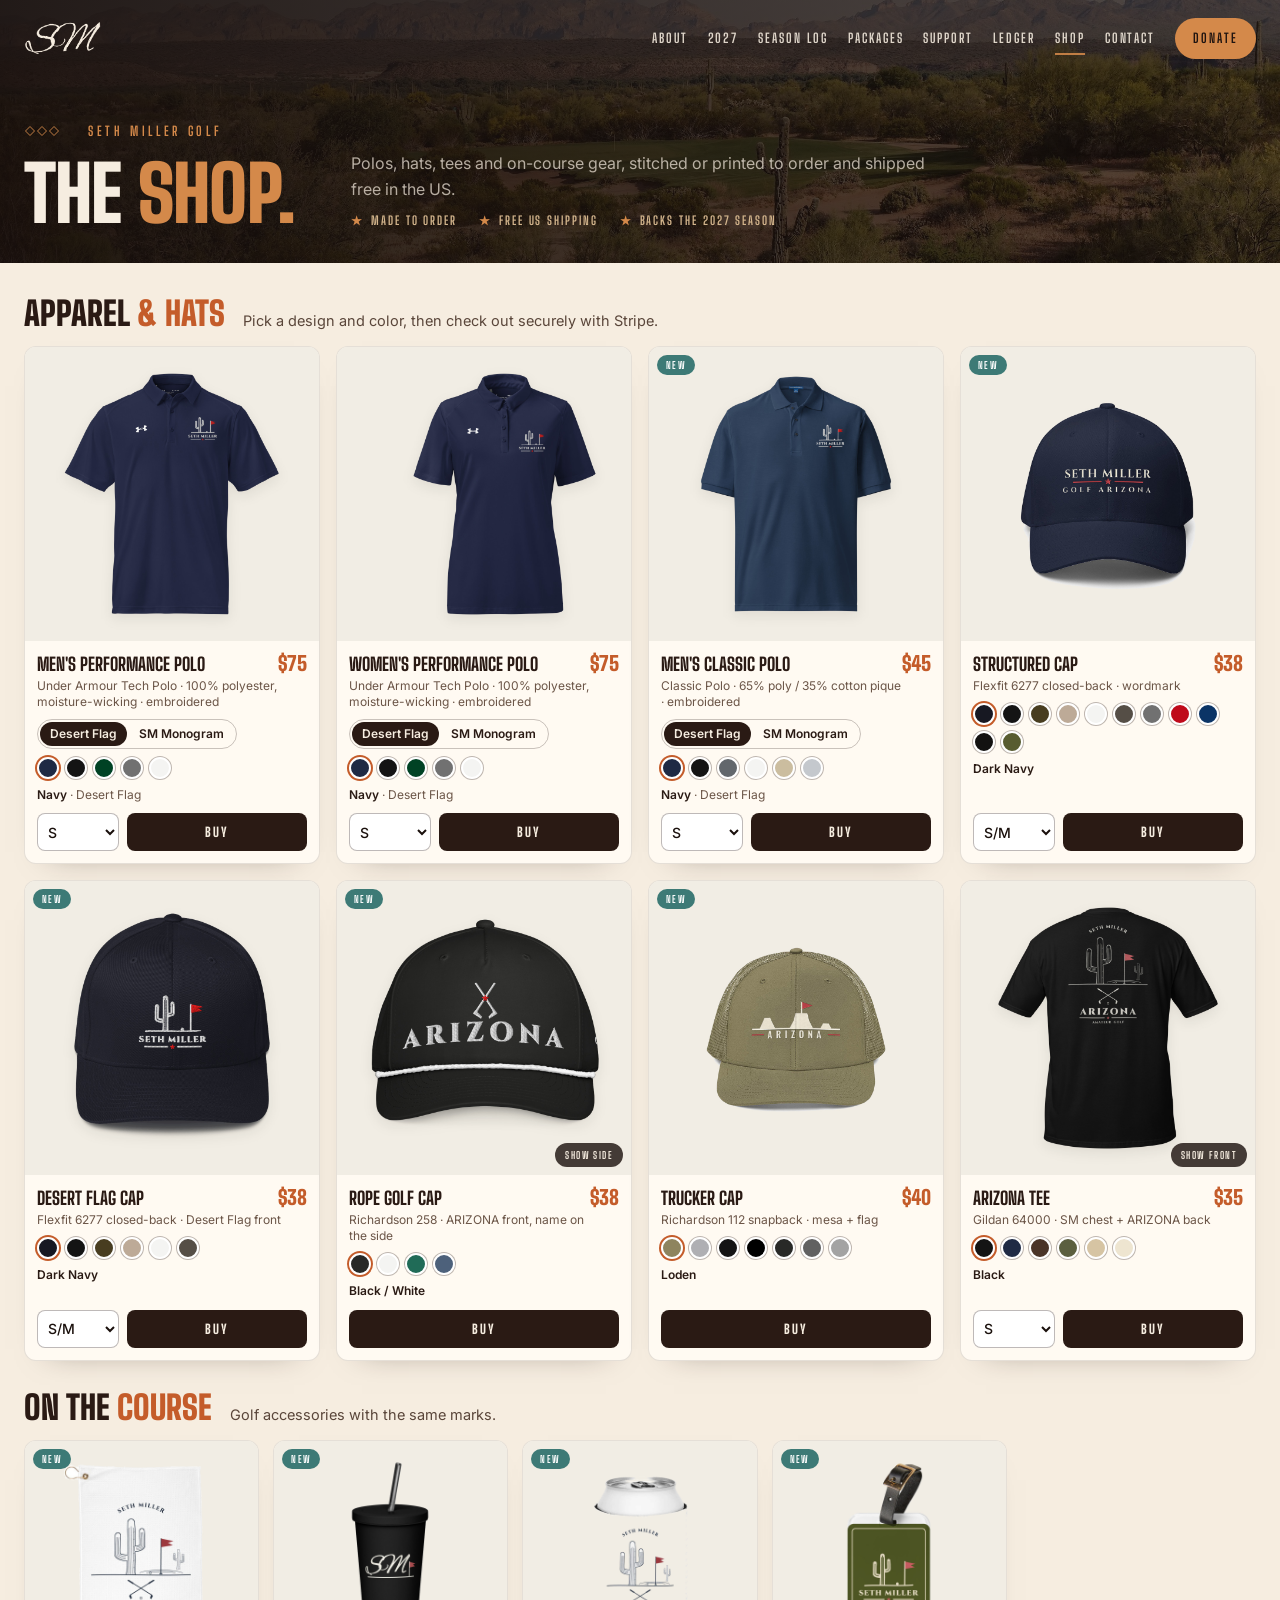
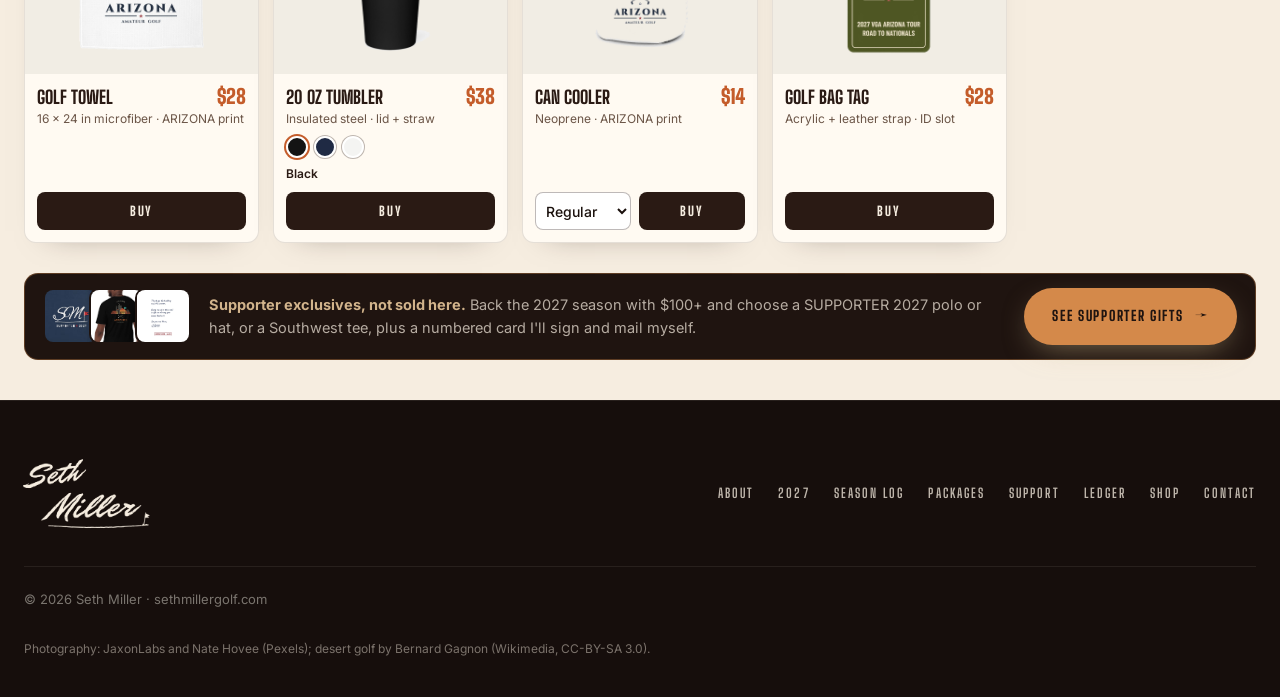
<file: shop.html>
<!doctype html>
<html lang="en">
<head>
  <meta charset="utf-8" />
  <meta name="viewport" content="width=device-width, initial-scale=1" />
  <title>Shop — Seth Miller Golf</title>
  <meta name="description" content="Seth Miller Golf shop: polos, hats, tees and golf accessories, made to order and shipped free in the US." />
  <meta property="og:title" content="Shop — Seth Miller Golf" />
  <meta property="og:description" content="Polos, hats, tees and golf accessories. Made to order." />
  <meta property="og:type" content="website" />
  <meta property="og:url" content="https://sethmillergolf.com/shop.html" />
  <meta property="og:image" content="https://sethmillergolf.com/assets/img/hero-course-v7.jpg" />
  <meta name="theme-color" content="#241610" />
  <link rel="icon" type="image/png" href="assets/brand/favicon-v3.png" />
  <link rel="apple-touch-icon" href="assets/brand/apple-touch-icon-v3.png" />
  <link rel="preconnect" href="https://fonts.googleapis.com" />
  <link rel="preconnect" href="https://fonts.gstatic.com" crossorigin />
  <link href="https://fonts.googleapis.com/css2?family=Big+Shoulders+Display:wght@400;700;800;900&family=Archivo:wdth,wght@75..125,400..800&family=Inter:wght@400;500;600&display=swap" rel="stylesheet" />
  <link rel="stylesheet" href="styles.css?v=15" />
  <link rel="stylesheet" href="shop.css?v=2" />
  <meta name="robots" content="noindex" />
</head>
<body>
  <header class="site-header" data-header>
    <div class="wrap header-inner">
      <a class="brand-link" href="index.html" aria-label="Seth Miller Golf home">
        <img class="brand-mono" src="assets/brand/sm-mark-sand-v7.png" alt="" width="1053" height="428" />
      </a>
      <nav id="primary-nav" class="site-nav" aria-label="Primary navigation">
        <a href="index.html#about">About</a>
        <a href="index.html#season">2027</a>
        <a href="season-log.html">Season Log</a>
        <a href="index.html#packages">Packages</a>
        <a href="index.html#support">Support</a>
        <a href="ledger.html">Ledger</a>
        <a href="shop.html" aria-current="page">Shop</a>
        <a href="index.html#contact">Contact</a>
        <a class="nav-donate" href="#" data-donate>Donate</a>
      </nav>
      <button class="nav-toggle" type="button" aria-expanded="false" aria-controls="primary-nav" aria-label="Toggle navigation">
        <span></span><span></span>
      </button>
    </div>
  </header>

  <main>
    <section class="page-hero page-hero-shop">
      <div class="wrap shop-hero-inner">
        <div>
          <p class="eyebrow">Seth Miller Golf</p>
          <h1 class="display">The <span>shop.</span></h1>
        </div>
        <div>
          <p class="shop-lead">Polos, hats, tees and on-course gear, stitched or printed to order and shipped free in the US.</p>
          <ul class="shop-facts">
            <li>Made to order</li>
            <li>Free US shipping</li>
            <li>Backs the 2027 season</li>
          </ul>
        </div>
      </div>
    </section>

    <section class="section-shop" id="shop">
      <div class="wrap">
        <div class="shop-head"><h2 class="shop-h2">Apparel <span>&amp; hats</span></h2><p class="shop-sub">Pick a design and color, then check out securely with Stripe.</p></div>
        <div class="shop-grid" data-shop-grid="apparel"></div>

        <div class="shop-head"><h2 class="shop-h2">On the <span>course</span></h2><p class="shop-sub">Golf accessories with the same marks.</p></div>
        <div class="shop-grid shop-grid-acc" data-shop-grid="acc"></div>

        <aside class="ex-strip" id="supporter-gifts" aria-label="Supporter exclusives">
          <div class="ex-thumbs" aria-hidden="true">
            <img src="assets/img/shop/gift-polo-supporter.jpg" alt="" width="1000" height="1000" loading="lazy" />
            <img src="assets/img/shop/gift-tee-southwest.jpg" alt="" width="1000" height="1000" loading="lazy" />
            <img src="assets/img/shop/gift-card-signed.jpg" alt="" width="1000" height="1000" loading="lazy" />
          </div>
          <p><b>Supporter exclusives, not sold here.</b> Back the 2027 season with $100+ and choose a SUPPORTER 2027 polo or hat, or a Southwest tee, plus a numbered card I'll sign and mail myself.</p>
          <a class="btn btn-primary" href="index.html#support">See supporter gifts <span class="btn-arrow" aria-hidden="true">→</span></a>
        </aside>
      </div>
    </section>
  </main>

  <footer class="site-footer">
    <div class="wrap footer-inner">
      <button type="button" class="enlarge-trigger footer-lockup" data-enlarge="assets/brand/stack-underline-olive-bg-v3.png" data-caption="Seth Miller — stacked script lockup" aria-label="Enlarge Seth Miller logo">
        <img src="assets/brand/seth-miller-lockup-sand-v7.png" alt="Seth Miller" width="1607" height="789" />
      </button>
      <nav class="footer-nav" aria-label="Footer">
        <a href="index.html#about">About</a>
        <a href="index.html#season">2027</a>
        <a href="season-log.html">Season Log</a>
        <a href="index.html#packages">Packages</a>
        <a href="index.html#support">Support</a>
        <a href="ledger.html">Ledger</a>
        <a href="shop.html">Shop</a>
        <a href="index.html#contact">Contact</a>
        <a data-social="instagram" href="#" target="_blank" rel="noopener noreferrer" hidden>Instagram</a>
        <a data-social="tiktok" href="#" target="_blank" rel="noopener noreferrer" hidden>TikTok</a>
      </nav>
      <p class="footer-meta">&copy; 2026 Seth Miller &middot; sethmillergolf.com</p>
      <p class="footer-credit">Photography: JaxonLabs and Nate Hovee (Pexels); desert golf by Bernard Gagnon (Wikimedia, CC-BY-SA&nbsp;3.0).</p>
    </div>
  </footer>

  <div id="lightbox" class="lightbox" hidden role="dialog" aria-modal="true" aria-labelledby="lightbox-caption">
    <div class="lightbox-backdrop" data-close></div>
    <div class="lightbox-dialog">
      <button type="button" class="lightbox-close" data-close aria-label="Close enlarged image">&times;</button>
      <img id="lightbox-img" alt="" />
      <p id="lightbox-caption" class="lightbox-caption"></p>
    </div>
  </div>

  <script src="script.js?v=9"></script>
  <script src="shop.js?v=3"></script>
</body>
</html>
</file>
<file: styles.css>
/* ==========================================================
   Seth Miller Golf — v7 Southwest golf-first redesign
   ========================================================== */
:root {
  --g950: #160E0C;
  --g900: #1F1410;
  --g800: #2A1A14;
  --g700: #3B241C;
  --g600: #6A3E28;
  --fairway: #7D8B66;
  --cream: #F6EDE0;
  --cream-2: #EBDCC8;
  --khaki: #D2B48C;
  --gold: #D4894A;
  --olive: #6E7A58;
  --ink: #1A100C;
  --terracotta: #C45C2A;
  --copper: #C4844A;
  --turquoise: #3D7A76;
  --dusk: #3A2A38;
  --sage: #8A9A74;
  --muted: rgba(246, 237, 224, 0.7);
  --wrap: 1240px;
  --display: "Big Shoulders Display", "Archivo", "Arial Narrow", Arial, sans-serif;
  --body: "Inter", system-ui, -apple-system, "Segoe UI", Arial, sans-serif;
  --ease: cubic-bezier(0.2, 0.7, 0.1, 1);
  --grain: url("data:image/svg+xml,%3Csvg xmlns='http://www.w3.org/2000/svg' width='180' height='180'%3E%3Cfilter id='n'%3E%3CfeTurbulence type='fractalNoise' baseFrequency='.9' numOctaves='2' stitchTiles='stitch'/%3E%3CfeColorMatrix values='0 0 0 0 1 0 0 0 0 1 0 0 0 0 1 0 0 0 .55 0'/%3E%3C/filter%3E%3Crect width='100%25' height='100%25' filter='url(%23n)'/%3E%3C/svg%3E");
  --ridge: url("data:image/svg+xml,%3Csvg xmlns='http://www.w3.org/2000/svg' viewBox='0 0 1440 80' preserveAspectRatio='none'%3E%3Cpath fill='%23F6EDE0' d='M0 80V54h120L260 20l160 34 200-40 180 40 200-32 180 32h260V80z'/%3E%3C/svg%3E");
  --ridge-dark: url("data:image/svg+xml,%3Csvg xmlns='http://www.w3.org/2000/svg' viewBox='0 0 1440 80' preserveAspectRatio='none'%3E%3Cpath fill='%23160E0C' d='M0 80V54h120L260 20l160 34 200-40 180 40 200-32 180 32h260V80z'/%3E%3C/svg%3E");
  --geo: url("data:image/svg+xml,%3Csvg xmlns='http://www.w3.org/2000/svg' width='48' height='16' viewBox='0 0 48 16'%3E%3Cpath fill='none' stroke='%23D4894A' stroke-width='1.2' d='M2 8l6-6 6 6-6 6zM18 8l6-6 6 6-6 6zM34 8l6-6 6 6-6 6z'/%3E%3C/svg%3E");
}

*, *::before, *::after { box-sizing: border-box; }
html { scroll-behavior: smooth; -webkit-text-size-adjust: 100%; }
body {
  margin: 0;
  background: var(--g900);
  color: var(--cream);
  font-family: var(--body);
  font-size: 17px;
  line-height: 1.6;
  -webkit-font-smoothing: antialiased;
  overflow-x: hidden;
}
img { max-width: 100%; display: block; }
a { color: inherit; }
.visually-hidden {
  position: absolute !important; width: 1px; height: 1px; overflow: hidden;
  clip: rect(0 0 0 0); white-space: nowrap; border: 0; padding: 0; margin: -1px;
}
.wrap { width: min(var(--wrap), calc(100% - 48px)); margin: 0 auto; }

/* ---------- Type ---------- */
.eyebrow {
  margin: 0 0 18px;
  font-family: var(--display);
  font-stretch: 100%;
  font-weight: 700;
  font-size: 13px;
  letter-spacing: 0.28em;
  text-transform: uppercase;
  color: var(--gold);
  display: inline-flex;
  align-items: center;
  gap: 12px;
}
.eyebrow::before {
  content: ""; width: 52px; height: 12px;
  background: var(--geo) left center / contain no-repeat;
  display: inline-block;
}
.eyebrow-green { color: var(--olive); }
.display {
  margin: 0;
  font-family: var(--display);
  font-stretch: 100%;
  font-weight: 900;
  text-transform: uppercase;
  line-height: 0.9;
  letter-spacing: -0.01em;
  font-size: clamp(48px, 7vw, 104px);
}
.display span { color: var(--gold); }
.display-xl { font-size: clamp(58px, 10vw, 156px); }

/* ---------- Buttons ---------- */
.btn {
  display: inline-flex; align-items: center; justify-content: center; gap: 12px;
  font-family: var(--display); font-stretch: 100%; font-weight: 800;
  text-transform: uppercase; letter-spacing: 0.12em; font-size: 14px;
  text-decoration: none; padding: 15px 26px; border-radius: 999px;
  border: 2px solid transparent; cursor: pointer;
  transition: transform .25s var(--ease), background-color .25s, color .25s, border-color .25s, box-shadow .25s;
}
.btn-lg { padding: 19px 34px; font-size: 15px; }
.btn-primary { background: var(--gold); color: var(--g900); box-shadow: 0 10px 30px -10px rgba(214, 192, 142, .55); }
.btn-primary:hover { background: var(--cream); transform: translateY(-2px); }
.btn-outline { border-color: rgba(245, 241, 230, .55); color: var(--cream); background: rgba(7, 21, 13, .15); backdrop-filter: blur(4px); }
.btn-outline:hover { border-color: var(--cream); background: var(--cream); color: var(--g900); }
.btn-dark { background: var(--g800); color: var(--cream); }
.btn-dark:hover { background: var(--g600); transform: translateY(-2px); }
.btn-arrow { transition: transform .25s var(--ease); }
.btn:hover .btn-arrow { transform: translateX(4px); }
.btn:focus-visible, a:focus-visible, button:focus-visible { outline: 3px solid var(--gold); outline-offset: 3px; }

/* ---------- Thanks banner ---------- */
.thanks-banner {
  position: relative; z-index: 120;
  display: flex; align-items: center; justify-content: center; gap: 16px;
  background: var(--gold); color: var(--g900); padding: 12px 20px; text-align: center;
  font-weight: 500; font-size: 15px;
}
.thanks-banner[hidden] { display: none; }
.thanks-banner p { margin: 0; }
.thanks-banner a { color: var(--g900); font-weight: 700; }
.thanks-close { background: none; border: 0; font-size: 1.6rem; line-height: 1; cursor: pointer; color: var(--g900); }
body.has-banner .site-header:not(.is-solid) { top: calc(var(--banner-h, 46px) + 6px); }

/* ---------- Header ---------- */
.site-header {
  position: fixed; top: 0; left: 0; right: 0; z-index: 100;
  transition: background-color .35s, box-shadow .35s, padding .35s, top .2s;
  padding: 18px 0;
}
.site-header.is-solid {
  background: rgba(31, 20, 16, .92);
  backdrop-filter: blur(10px);
  -webkit-backdrop-filter: blur(10px);
  box-shadow: 0 1px 0 rgba(245, 241, 230, .08);
  padding: 10px 0;
}
.header-inner { display: flex; align-items: center; justify-content: space-between; gap: 24px; }
.brand-mono { height: 34px; width: auto; }
.site-nav { display: flex; align-items: center; gap: 20px; }
.site-nav a {
  font-family: var(--display); font-stretch: 100%; font-weight: 700; font-size: 13px;
  letter-spacing: .15em; text-transform: uppercase; text-decoration: none; white-space: nowrap;
  color: var(--cream); opacity: .88; position: relative; padding: 6px 0;
}
.site-nav a:not(.nav-donate)::after {
  content: ""; position: absolute; left: 0; right: 0; bottom: 0; height: 2px;
  background: var(--gold); transform: scaleX(0); transform-origin: left; transition: transform .3s var(--ease);
}
.site-nav a:hover { opacity: 1; }
.site-nav a:hover::after, .site-nav a[aria-current="page"]::after { transform: scaleX(1); }
.site-nav .nav-donate {
  opacity: 1; background: var(--gold); color: var(--g900); padding: 10px 18px; border-radius: 999px;
}
.site-nav .nav-donate:hover { background: var(--cream); }
.nav-toggle { display: none; }

/* ---------- Hero ---------- */
.hero {
  position: relative; min-height: 100svh; display: flex; align-items: flex-end;
  overflow: hidden; isolation: isolate; background: var(--g950);
}
.hero-media, .hero-media img {
  position: absolute; inset: 0; width: 100%; height: 100%;
}
.hero-media img { object-fit: cover; object-position: 60% 60%; animation: heroZoom 18s var(--ease) both; }
@keyframes heroZoom { from { transform: scale(1.12); } to { transform: scale(1.0); } }
.hero-shade {
  position: absolute; inset: 0; z-index: 1;
  background:
    linear-gradient(180deg, rgba(22,14,12,.55) 0%, rgba(22,14,12,0) 22%),
    linear-gradient(90deg, rgba(22,14,12,.82) 0%, rgba(22,14,12,.45) 45%, rgba(22,14,12,0) 75%),
    linear-gradient(0deg, rgba(22,14,12,.95) 0%, rgba(22,14,12,.3) 38%, rgba(22,14,12,0) 60%);
}
.hero::after { content: ""; position: absolute; inset: 0; z-index: 2; background-image: var(--grain); opacity: .09; mix-blend-mode: overlay; pointer-events: none; }
.hero-inner { position: relative; z-index: 3; padding: 140px 0 110px; }
.hero-eyebrow { color: var(--cream); }
.hero-eyebrow::before { display: none; }
.flag-chip {
  width: 22px; height: 14px; display: inline-block; border-radius: 1px;
  background:
    linear-gradient(var(--olive), var(--olive)) 0 0 / 9px 8px no-repeat,
    repeating-linear-gradient(180deg, var(--khaki) 0 2px, rgba(195,176,145,.35) 2px 4px);
  box-shadow: 0 0 0 1px rgba(245,241,230,.25);
}
.hero-lockup { --lw: clamp(260px, 30vw, 430px); width: var(--lw); height: auto; margin: 4px 0 10px calc(var(--lw) * -0.125); filter: drop-shadow(0 6px 24px rgba(0,0,0,.35)); }
.hero-title {
  margin: 0;
  font-family: var(--display); font-stretch: 100%; font-weight: 900; text-transform: uppercase;
  font-size: clamp(64px, 11.5vw, 184px); line-height: .84; letter-spacing: -0.015em;
  text-shadow: 0 8px 40px rgba(0,0,0,.35);
}
.hero-title span { display: block; color: var(--gold); }
.hero-sub { margin: 22px 0 34px; font-size: clamp(17px, 1.6vw, 21px); color: var(--cream); opacity: .9; max-width: 44ch; }
.hero-ctas { display: flex; flex-wrap: wrap; gap: 14px; }
.scroll-cue {
  position: absolute; z-index: 3; right: max(24px, calc((100% - var(--wrap)) / 2)); bottom: 40px;
  width: 26px; height: 44px; border: 2px solid rgba(245,241,230,.6); border-radius: 14px;
}
.scroll-cue span { position: absolute; left: 50%; top: 8px; width: 4px; height: 8px; margin-left: -2px; border-radius: 2px; background: var(--cream); animation: cue 1.8s ease-in-out infinite; }
@keyframes cue { 0% { opacity: 0; transform: translateY(0); } 40% { opacity: 1; } 100% { opacity: 0; transform: translateY(14px); } }

/* ---------- Countdown band ---------- */
.band-countdown {
  position: relative; background: var(--g800); padding: 56px 0 0;
  border-top: 4px solid var(--gold); overflow: hidden;
}
.band-countdown::after { content: ""; position: absolute; inset: 0; background-image: var(--grain); opacity: .05; pointer-events: none; }
.band-inner { display: flex; align-items: center; justify-content: space-between; gap: 40px; flex-wrap: wrap; }
.cd-label .eyebrow { margin-bottom: 8px; }
.cd-event { margin: 0; font-family: var(--display); font-stretch: 100%; font-weight: 900; text-transform: uppercase; font-size: clamp(40px, 5vw, 68px); line-height: .9; }
.cd-meta { margin: 8px 0 0; color: var(--muted); font-size: 15px; letter-spacing: .04em; }
.cd-clock { display: flex; gap: clamp(12px, 2.4vw, 34px); }
.cd-unit { display: flex; flex-direction: column; align-items: center; min-width: 72px; }
.cd-num {
  font-family: var(--display); font-stretch: 100%; font-weight: 800; font-variant-numeric: tabular-nums;
  font-size: clamp(56px, 7.5vw, 112px); line-height: .9; color: var(--cream);
}
.cd-unit:first-child .cd-num { color: var(--gold); }
.cd-cap { margin-top: 8px; font-family: var(--display); font-weight: 700; font-size: 12px; letter-spacing: .28em; text-transform: uppercase; color: var(--muted); }
.stat-row {
  display: grid; grid-template-columns: repeat(4, 1fr); margin-top: 48px;
  border-top: 1px solid rgba(245,241,230,.14);
}
.stat { padding: 28px 24px 34px; border-left: 1px solid rgba(245,241,230,.14); display: flex; flex-direction: column; gap: 4px; }
.stat:first-child { border-left: 0; padding-left: 0; }
.stat-num { font-family: var(--display); font-stretch: 100%; font-weight: 900; font-size: clamp(40px, 4.4vw, 64px); line-height: 1; color: var(--cream); }
.stat-cap { font-size: 13px; letter-spacing: .14em; text-transform: uppercase; color: var(--muted); font-weight: 600; }

/* ---------- Sections ---------- */
.section { position: relative; padding: clamp(88px, 11vw, 160px) 0; }

/* About */
.section-about { background: var(--cream); color: var(--ink); }
.about-grid { display: grid; grid-template-columns: 1.1fr 1fr; gap: clamp(40px, 6vw, 96px); align-items: start; }
.section-about .display { color: var(--g800); font-size: clamp(44px, 5.6vw, 84px); }
.section-about .display span { color: var(--fairway); display: block; margin-top: 10px; }
.service-strip { list-style: none; margin: 40px 0 0; padding: 0; display: grid; grid-template-columns: repeat(2, minmax(0, 1fr)); border-top: 2px solid var(--g800); }
.service-strip li { padding: 16px 16px 16px 0; border-bottom: 1px solid rgba(42,26,20,.18); font-size: 15px; color: #4A3A2E; }
.service-strip span { display: block; font-family: var(--display); font-weight: 800; letter-spacing: .2em; text-transform: uppercase; font-size: 11px; color: var(--olive); margin-bottom: 2px; }
.bio { margin: 0; font-size: clamp(17px, 1.35vw, 19px); line-height: 1.75; color: #2A1C16; }
.about-right { padding-top: 12px; border-left: 4px solid var(--gold); padding-left: clamp(22px, 3vw, 40px); }

/* Season */
.section-season { background: var(--g950); overflow: hidden; isolation: isolate; }
.season-bg {
  position: absolute; inset: 0; z-index: -1;
  background:
    linear-gradient(180deg, rgba(22,14,12,.78) 0%, rgba(22,14,12,.38) 40%, rgba(22,14,12,.48) 68%, rgba(22,14,12,.82) 100%),
    url("assets/img/desert-saguaro-fairway-v7.jpg") center 42% / cover no-repeat;
}
.section-season .display-xl span { display: block; }
.path { list-style: none; margin: 64px 0 0; padding: 0; display: grid; grid-template-columns: repeat(3, 1fr); gap: 18px; counter-reset: none; }
.path-step {
  position: relative; padding: 32px 30px 36px; min-height: 230px;
  background: rgba(22, 14, 12, .78); border: 1px solid rgba(245,241,230,.16);
  backdrop-filter: blur(6px); -webkit-backdrop-filter: blur(6px);
  display: flex; flex-direction: column; justify-content: flex-end;
  transition: transform .35s var(--ease), border-color .35s;
}
.path-step:hover { transform: translateY(-6px); border-color: var(--gold); }
.path-step + .path-step::before {
  content: "→"; position: absolute; left: -16px; top: 50%; transform: translate(-50%, -50%);
  font-family: var(--display); font-weight: 900; font-size: 28px; color: var(--gold); z-index: 2;
}
.path-num { position: absolute; top: 22px; left: 30px; font-family: var(--display); font-weight: 800; font-size: 14px; letter-spacing: .24em; color: var(--gold); }
.path-stage { font-family: var(--display); font-stretch: 100%; font-weight: 900; text-transform: uppercase; font-size: clamp(48px, 5vw, 76px); line-height: .9; }
.path-name { margin-top: 8px; font-size: 15px; letter-spacing: .12em; text-transform: uppercase; color: var(--muted); font-weight: 600; }
.path-final { background: var(--gold); color: var(--g900); border-color: var(--gold); }
.path-final .path-num, .path-final .path-name { color: var(--g800); }
.path-plus { margin: 34px 0 0; font-size: 18px; color: var(--muted); max-width: 60ch; }
.path-plus strong { color: var(--cream); }

/* Support */
.section-support { background: var(--ink); overflow: hidden; isolation: isolate; }
.support-photo {
  position: absolute; z-index: -1; top: 0; right: 0; bottom: 0; width: 40%;
  background:
    linear-gradient(90deg, var(--ink) 0%, rgba(26,16,12,.35) 28%, transparent 58%),
    url("assets/img/desert-green-v7.jpg") 72% 48% / cover no-repeat;
}
.support-grid { display: grid; grid-template-columns: minmax(0, 680px); }
.ways { display: grid; grid-template-columns: repeat(3, 1fr); gap: 14px; margin: 52px 0 40px; }
.way { padding: 26px 22px 24px; border: 1px solid rgba(245,241,230,.14); background: rgba(42,26,20,.92); transition: border-color .3s, transform .3s var(--ease); }
.way:hover { border-color: var(--gold); transform: translateY(-4px); }
.way .way-num { margin: 0 0 14px; font-family: var(--display); font-stretch: 100%; font-weight: 900; font-size: 40px; line-height: 1; color: var(--gold); text-transform: uppercase; }
.way h3 { margin: 0 0 8px; font-family: var(--display); font-weight: 800; font-size: 15px; letter-spacing: .14em; text-transform: uppercase; }
.way p { margin: 0; font-size: 15px; color: var(--muted); line-height: 1.55; }
.support-actions { display: flex; flex-wrap: wrap; gap: 14px; }
.fine-print { margin: 26px 0 0; font-size: 13px; color: rgba(245,241,230,.5); max-width: 62ch; line-height: 1.55; }

/* Money */
.section-money { background: var(--cream-2); color: var(--ink); }
.money-head { display: flex; justify-content: space-between; align-items: flex-end; gap: 40px; flex-wrap: wrap; }
.section-money .display { color: var(--g800); max-width: 11ch; }
.ledger-snap { background: var(--g800); color: var(--cream); padding: 22px 26px; min-width: 280px; border-top: 4px solid var(--gold); }
.snap-title { margin: 0 0 10px; font-family: var(--display); font-weight: 800; letter-spacing: .22em; text-transform: uppercase; font-size: 12px; color: var(--gold); }
.snap-row { display: flex; justify-content: space-between; gap: 24px; padding: 6px 0; border-bottom: 1px solid rgba(245,241,230,.12); font-size: 15px; }
.snap-row strong { font-family: var(--display); font-stretch: 100%; font-size: 22px; font-weight: 800; }
.snap-updated { margin: 10px 0 0; font-size: 12px; color: var(--muted); }
.buckets { display: grid; grid-template-columns: repeat(4, 1fr); gap: 0; margin: 56px 0 44px; border-top: 2px solid var(--g800); border-bottom: 2px solid var(--g800); }
.bucket { padding: 26px 20px 28px; border-left: 1px solid rgba(42,26,20,.2); display: flex; flex-direction: column; gap: 10px; }
.bucket:first-child { border-left: 0; padding-left: 0; }
.bucket-num { font-family: var(--display); font-weight: 800; font-size: 13px; letter-spacing: .24em; color: var(--fairway); }
.bucket-name { font-family: var(--display); font-stretch: 100%; font-weight: 900; text-transform: uppercase; font-size: clamp(30px, 3.4vw, 48px); line-height: .95; color: var(--g800); }
.promises { list-style: none; margin: 0; padding: 0; display: grid; grid-template-columns: 1fr 1fr; gap: 14px 48px; }
.promises li { position: relative; padding-left: 34px; font-size: 17px; color: #2A1C16; line-height: 1.5; }
.promises li::before {
  content: ""; position: absolute; left: 0; top: 4px; width: 18px; height: 18px; border-radius: 50%;
  background: var(--g700) url("data:image/svg+xml,%3Csvg xmlns='http://www.w3.org/2000/svg' viewBox='0 0 16 16'%3E%3Cpath d='M4 8.4l2.6 2.4L12 5.4' fill='none' stroke='%23D6C08E' stroke-width='2.2' stroke-linecap='round' stroke-linejoin='round'/%3E%3C/svg%3E") center / 14px no-repeat;
}
.money-foot { margin-top: 48px; display: flex; align-items: center; gap: 28px; flex-wrap: wrap; }
.money-note { margin: 0; font-size: 14px; color: #5A4A3E; font-style: italic; }

/* Sponsors */
.section-sponsors { background: var(--g800); overflow: hidden; isolation: isolate; }
.section-sponsors::before {
  content: ""; position: absolute; inset: 0; z-index: -1; opacity: .14;
  background-image: url("data:image/svg+xml,%3Csvg xmlns='http://www.w3.org/2000/svg' width='600' height='600' viewBox='0 0 600 600' fill='none' stroke='%23D6C08E' stroke-width='1.2'%3E%3Cellipse cx='420' cy='260' rx='60' ry='38'/%3E%3Cellipse cx='420' cy='260' rx='110' ry='72'/%3E%3Cellipse cx='415' cy='262' rx='165' ry='110'/%3E%3Cellipse cx='405' cy='268' rx='225' ry='150'/%3E%3Cellipse cx='392' cy='276' rx='290' ry='196'/%3E%3Cellipse cx='378' cy='286' rx='360' ry='246'/%3E%3Cellipse cx='360' cy='298' rx='440' ry='300'/%3E%3C/svg%3E");
  background-size: 900px 900px; background-position: right -120px center; background-repeat: no-repeat;
}
.sponsor-lead { margin: 22px 0 0; color: var(--muted); font-size: 18px; }
.sponsor-wall { display: grid; grid-template-columns: repeat(4, 1fr); gap: 14px; margin-top: 48px; }
.sponsor-slot {
  aspect-ratio: 3 / 2; display: grid; place-items: center; text-align: center;
  border: 1.5px dashed rgba(214,192,142,.5); color: rgba(245,241,230,.6);
  font-family: var(--display); font-weight: 700; letter-spacing: .2em; text-transform: uppercase; font-size: 12px;
  transition: background-color .3s, color .3s;
}
.sponsor-slot:hover { background: rgba(214,192,142,.08); color: var(--cream); }

/* Contact */
.section-contact {
  background:
    linear-gradient(180deg, rgba(22,14,12,.82), rgba(22,14,12,.62)),
    url("assets/img/saguaro-sunset-v7.jpg") center 60% / cover no-repeat;
  text-align: center;
}
.contact-inner { display: flex; flex-direction: column; align-items: center; }
.contact-big { margin: 0; font-family: var(--display); font-stretch: 100%; font-weight: 900; text-transform: uppercase; font-size: clamp(36px, 7.2vw, 112px); line-height: .95; letter-spacing: -0.01em; overflow-wrap: anywhere; }
.contact-big a { text-decoration: none; background: linear-gradient(var(--gold), var(--gold)) 0 100% / 0 4px no-repeat; transition: background-size .4s var(--ease); }
.contact-big a:hover { background-size: 100% 4px; }
.contact-place { margin: 16px 0 34px; color: var(--muted); letter-spacing: .2em; text-transform: uppercase; font-size: 13px; font-weight: 600; }

/* Footer */
.site-footer { background: var(--g950); padding: 56px 0 40px; border-top: 1px solid rgba(245,241,230,.08); }
.footer-inner { display: grid; grid-template-columns: auto 1fr; align-items: center; gap: 24px 48px; }
.footer-lockup { background: none; border: 0; padding: 0; cursor: zoom-in; }
.footer-lockup img { width: 170px; height: auto; margin-left: -21px; }
.footer-nav { display: flex; justify-content: flex-end; flex-wrap: wrap; gap: 24px; }
.footer-nav a { text-decoration: none; font-family: var(--display); font-weight: 700; font-size: 13px; letter-spacing: .16em; text-transform: uppercase; opacity: .75; }
.footer-nav a:hover { opacity: 1; color: var(--gold); }
.footer-meta { grid-column: 1 / -1; margin: 12px 0 0; padding-top: 22px; border-top: 1px solid rgba(245,241,230,.08); font-size: 13px; color: rgba(245,241,230,.45); }

/* Lightbox */
.lightbox { position: fixed; inset: 0; z-index: 300; display: grid; place-items: center; padding: 16px; }
.lightbox[hidden] { display: none; }
.lightbox-backdrop { position: absolute; inset: 0; background: rgba(22,14,12,.82); }
.lightbox-dialog { position: relative; max-width: min(960px, 94vw); width: min(960px, 94vw); background: #F1EDE4; border-radius: 16px; padding: 44px 16px 16px; box-shadow: 0 18px 50px rgba(0,0,0,.35); }
.lightbox-dialog img { max-height: min(82vh, 900px); width: auto; max-width: 100%; margin: 0 auto; display: block; }
.lightbox-close { position: absolute; top: 6px; right: 10px; background: none; border: 0; color: #2a241c; font-size: 2rem; line-height: 1; cursor: pointer; padding: 4px 8px; z-index: 2; }
.lightbox-caption { text-align: center; color: #5a5348; font-size: 13px; margin: 10px 0 0; }

/* ---------- Reveal animation ---------- */
.js-reveal .reveal { opacity: 0; transform: translateY(28px); transition: opacity .9s var(--ease), transform .9s var(--ease); }
.js-reveal .reveal.is-in { opacity: 1; transform: none; }
@media (prefers-reduced-motion: reduce) {
  .hero-media img, .scroll-cue span { animation: none; }
  html { scroll-behavior: auto; }
}

/* ---------- Ledger page ---------- */
.page-hero {
  position: relative; padding: 170px 0 80px; isolation: isolate; overflow: hidden;
  background:
    linear-gradient(90deg, rgba(22,14,12,.94), rgba(22,14,12,.7)),
    url("assets/img/desert-saguaro-fairway-v7.jpg") center / cover no-repeat;
}
.page-hero .display { font-size: clamp(56px, 9vw, 136px); }
.ledger-updated { margin: 18px 0 0; color: var(--muted); font-size: 15px; letter-spacing: .06em; }
.section-ledger { background: var(--cream); color: var(--ink); padding: clamp(64px, 8vw, 110px) 0; }
.ledger-note { margin: 0 0 40px; padding: 18px 22px; background: var(--cream-2); border-left: 4px solid var(--gold); font-size: 16px; color: #4A3A2E; }
.ledger-totals { display: grid; grid-template-columns: repeat(2, 1fr); gap: 14px; margin-bottom: 52px; }
.ledger-total { background: var(--g800); color: var(--cream); padding: 24px 26px; border-top: 4px solid var(--gold); }
.ledger-total span { display: block; font-family: var(--display); font-weight: 800; letter-spacing: .22em; text-transform: uppercase; font-size: 12px; color: var(--gold); }
.ledger-total strong { font-family: var(--display); font-stretch: 100%; font-weight: 900; font-size: clamp(44px, 6vw, 72px); line-height: 1; }
.ledger-block { margin-bottom: 52px; }
.ledger-block h2 { margin: 0 0 16px; font-family: var(--display); font-stretch: 100%; font-weight: 900; text-transform: uppercase; font-size: clamp(34px, 4vw, 52px); color: var(--g800); line-height: 1; }
.ledger-table-wrap { overflow-x: auto; }
.ledger-table { width: 100%; border-collapse: collapse; font-size: 16px; min-width: 460px; }
.ledger-table th { text-align: left; font-family: var(--display); font-weight: 800; letter-spacing: .18em; text-transform: uppercase; font-size: 12px; color: var(--g600); padding: 12px 14px; border-bottom: 2px solid var(--g800); }
.ledger-table td { padding: 16px 14px; border-bottom: 1px solid rgba(42,26,20,.14); color: #2A1C16; }
.ledger-table .num { text-align: right; font-variant-numeric: tabular-nums; white-space: nowrap; }
.ledger-table tfoot td { font-weight: 700; border-bottom: 0; border-top: 2px solid var(--g800); color: var(--g800); }
.ledger-empty { color: #6B5E52; font-style: italic; }
.tag-inkind { display: inline-block; margin-left: 10px; padding: 2px 8px; border-radius: 999px; background: var(--g800); color: var(--gold); font-size: 11px; font-weight: 700; letter-spacing: .12em; text-transform: uppercase; vertical-align: 2px; }
.ledger-fine { margin: 0; font-size: 14px; color: #5A4A3E; max-width: 70ch; }
.ledger-cta { margin-top: 36px; display: flex; gap: 14px; flex-wrap: wrap; }

/* ---------- Responsive ---------- */
@media (max-width: 1120px) {
  .site-nav { gap: 14px; }
  .site-nav a { font-size: 12px; letter-spacing: .11em; }
}
@media (max-width: 959px) {
  .nav-toggle {
    display: inline-flex; flex-direction: column; justify-content: center; gap: 7px;
    width: 46px; height: 46px; padding: 0 11px; background: rgba(22,14,12,.35); border: 1px solid rgba(245,241,230,.3); border-radius: 50%; cursor: pointer; z-index: 2;
  }
  .nav-toggle span { display: block; height: 2px; background: var(--cream); transition: transform .3s var(--ease); }
  .nav-toggle[aria-expanded="true"] span:first-child { transform: translateY(4.5px) rotate(45deg); }
  .nav-toggle[aria-expanded="true"] span:last-child { transform: translateY(-4.5px) rotate(-45deg); }
  .site-nav {
    position: fixed; inset: 0; z-index: 1; flex-direction: column; justify-content: center; align-items: flex-start;
    gap: 6px; padding: 90px 32px 40px; background: var(--g900);
    opacity: 0; visibility: hidden; transition: opacity .3s, visibility .3s;
  }
  .site-nav.is-open { opacity: 1; visibility: visible; }
  .site-nav a { font-stretch: 100%; font-weight: 900; font-size: 44px; letter-spacing: 0; line-height: 1.05; }
  .site-nav a::after { display: none; }
  .site-nav .nav-donate { margin-top: 18px; font-size: 18px; letter-spacing: .14em; padding: 16px 28px; }
  body.nav-open { overflow: hidden; }
  .about-grid { grid-template-columns: 1fr; }
  .path { grid-template-columns: 1fr; gap: 14px; }
  .path-step { min-height: 0; padding: 56px 24px 28px; }
  .path-step + .path-step::before { content: "↓"; left: 50%; top: -7px; font-size: 22px; transform: translate(-50%, -50%); }
  .support-photo { width: 100%; height: 360px; bottom: auto; opacity: .55; -webkit-mask-image: linear-gradient(180deg, #000 0%, transparent 100%); mask-image: linear-gradient(180deg, #000 0%, transparent 100%); }
  .ways { grid-template-columns: 1fr; }
  .buckets { grid-template-columns: repeat(2, 1fr); }
  .bucket:nth-child(3) { border-left: 0; padding-left: 0; }
  .bucket:nth-child(n+3) { border-top: 1px solid rgba(42,26,20,.2); }
  .promises { grid-template-columns: 1fr; }
  .sponsor-wall { grid-template-columns: repeat(2, 1fr); }
  .stat-row { grid-template-columns: repeat(2, 1fr); }
  .stat:nth-child(3) { border-left: 0; padding-left: 0; }
  .stat:nth-child(n+3) { border-top: 1px solid rgba(245,241,230,.14); }
}
@media (max-width: 600px) {
  body { font-size: 16px; }
  .wrap { width: calc(100% - 40px); }
  .site-header { padding: 14px 0; }
  .brand-mono { height: 28px; }
  .hero { min-height: 100svh; }
  .hero-media img { object-position: 50% 50%; }
  .hero-shade {
    background:
      linear-gradient(180deg, rgba(22,14,12,.6) 0%, rgba(22,14,12,0) 25%),
      linear-gradient(0deg, rgba(22,14,12,.97) 0%, rgba(22,14,12,.75) 42%, rgba(22,14,12,.1) 72%);
  }
  .hero-inner { padding: 120px 0 84px; }
  .hero-lockup { --lw: 230px; }
  .hero-eyebrow { font-size: 11px; letter-spacing: .14em; gap: 9px; }
  .support-photo { opacity: .35; }
  .hero-title { font-size: clamp(60px, 19vw, 92px); }
  .hero-ctas .btn { width: 100%; }
  .scroll-cue { display: none; }
  .band-inner { flex-direction: column; align-items: flex-start; gap: 28px; }
  .cd-clock { width: 100%; justify-content: space-between; }
  .cd-unit { min-width: 0; }
  .cd-num { font-size: 54px; }
  .stat { padding: 22px 14px 24px; }
  .stat:nth-child(odd) { padding-left: 0; }
  .service-strip { grid-template-columns: 1fr 1fr; }
  .about-right { padding-left: 20px; }
  .support-actions .btn, .money-foot .btn, .contact-ctas .btn, .ledger-cta .btn { width: 100%; }
  .ledger-snap { width: 100%; min-width: 0; }
  .bucket { padding: 20px 12px 22px; }
  .sponsor-wall { gap: 10px; }
  .footer-inner { grid-template-columns: 1fr; justify-items: start; }
  .footer-nav { justify-content: flex-start; gap: 16px 20px; }
  .ledger-totals { grid-template-columns: 1fr; }
}
.brand-link, .nav-toggle { position: relative; z-index: 2; }
p, li { text-wrap: pretty; } .display, .hero-title, .contact-big { text-wrap: balance; }
@media (max-width: 600px) {
  .ledger-table { min-width: 0; font-size: 14px; }
  .ledger-table th, .ledger-table td { padding: 12px 6px; }
  .ledger-table th:first-child, .ledger-table td:first-child { padding-left: 0; }
  .ledger-table th:last-child, .ledger-table td:last-child { padding-right: 0; }
  .tag-inkind { margin-left: 0; margin-top: 4px; }
}

/* Southwest ridges and credits */
.ridge {
  height: 52px; width: 100%;
  background-repeat: no-repeat;
  background-size: 100% 100%;
  margin: 0; padding: 0; line-height: 0;
  pointer-events: none;
}
.ridge-cream { background-color: var(--g800); background-image: var(--ridge); }
.ridge-sand { background-color: var(--ink); background-image: url("data:image/svg+xml,%3Csvg xmlns='http://www.w3.org/2000/svg' viewBox='0 0 1440 80' preserveAspectRatio='none'%3E%3Cpath fill='%23EBDCC8' d='M0 80V54h120L260 20l160 34 200-40 180 40 200-32 180 32h260V80z'/%3E%3C/svg%3E"); }
.ridge-dark { background-color: var(--cream); background-image: var(--ridge-dark); }
.ridge-dusk { background-color: var(--cream-2); background-image: var(--ridge-dark); }

.footer-credit { grid-column: 1 / -1; margin: 6px 0 0; font-size: 12px; color: rgba(246,237,224,.45); line-height: 1.45; }
.footer-credit a { color: inherit; text-decoration: underline; text-underline-offset: 2px; }

/* faint geometric corner accent on dark sections */
.section-season::after,
.section-sponsors::after {
  content: ""; position: absolute; width: 120px; height: 40px; right: 36px; bottom: 28px;
  background: var(--geo) right center / contain no-repeat;
  opacity: .45; pointer-events: none;
}

/* turquoise accent, used sparingly */
.path-final { box-shadow: inset 0 4px 0 var(--turquoise); }
.ledger-snap, .ledger-total { box-shadow: inset 0 0 0 0 transparent; border-top-color: var(--gold); }
.cd-meta { color: rgba(246, 237, 224, .7); }

@media (max-width: 600px) {
  .ridge { height: 36px; }
  .section-season::after, .section-sponsors::after { right: 16px; bottom: 16px; }
}

/* ---------- v8 additions: Saguaro ridge, Packages, Season Log, Social/Phone ---------- */
.inline-link { color: var(--g800); font-weight: 600; text-decoration: underline; text-decoration-color: var(--gold); text-underline-offset: 3px; }
.inline-link:hover { color: var(--terracotta); }
.inline-link-light { color: var(--gold); font-weight: 600; text-decoration: underline; text-underline-offset: 3px; }
.inline-link-light:hover { color: var(--cream); }

/* Saguaro silhouette anchored on dark mountain ridge */
.ridge-dark { position: relative; overflow: visible; z-index: 2; }
.ridge-saguaro {
  position: absolute;
  right: max(5%, calc((100% - var(--wrap)) / 2 + 24px));
  bottom: 10px;
  width: 68px;
  height: 100px;
  pointer-events: none;
  display: block;
}

/* Season Log snapshot strip inside #season */
.season-log-snap {
  margin-top: 34px;
  padding: 24px 28px;
  background: rgba(22, 14, 12, 0.84);
  border: 1px solid rgba(246, 237, 224, 0.16);
  border-top: 3px solid var(--turquoise);
  backdrop-filter: blur(6px); -webkit-backdrop-filter: blur(6px);
  display: flex;
  align-items: center;
  justify-content: space-between;
  gap: 24px 36px;
  flex-wrap: wrap;
}
.psnap-left { min-width: 220px; }
.psnap-eyebrow {
  margin: 0 0 4px; font-family: var(--display); font-weight: 800; font-size: 12px;
  letter-spacing: .22em; text-transform: uppercase; color: #5BB5AE;
}
.psnap-title { margin: 0; font-size: 15px; color: var(--muted); }
.psnap-stats { display: grid; grid-template-columns: repeat(4, auto); gap: 14px 28px; align-items: baseline; }
.psnap-item span {
  display: block; font-family: var(--display); font-weight: 700; font-size: 11px;
  letter-spacing: .18em; text-transform: uppercase; color: rgba(246, 237, 224, 0.62);
}
.psnap-item strong {
  font-family: var(--display); font-stretch: 100%; font-weight: 900; font-size: 30px; line-height: 1; color: var(--cream);
}

/* Sponsor Packages */
.section-packages { background: var(--g800); color: var(--cream); overflow: hidden; isolation: isolate; }
.pkg-head { display: flex; justify-content: space-between; align-items: flex-end; gap: 32px; flex-wrap: wrap; }
.pkg-lead { margin: 20px 0 0; max-width: 60ch; color: var(--muted); font-size: 18px; line-height: 1.65; }
.pkg-grid { display: grid; grid-template-columns: repeat(3, 1fr); gap: 18px; margin-top: 48px; }

.pkg-card {
  position: relative;
  padding: 28px 26px 26px;
  background: rgba(22, 14, 12, 0.72);
  border: 1px solid rgba(246, 237, 224, 0.14);
  display: flex; flex-direction: column;
  transition: transform .3s var(--ease), border-color .3s;
}
.pkg-card:hover { transform: translateY(-4px); border-color: var(--gold); }
.pkg-card-premier {
  background: linear-gradient(180deg, rgba(59,36,28,0.92), rgba(22,14,12,0.88));
  border-color: var(--gold);
  box-shadow: inset 0 4px 0 var(--gold);
}
.pkg-card-featured { box-shadow: inset 0 4px 0 var(--turquoise); }
.pkg-card-entry { box-shadow: inset 0 4px 0 var(--sage); }
.pkg-badge {
  align-self: flex-start;
  padding: 4px 10px;
  border-radius: 999px;
  font-family: var(--display); font-weight: 800; font-size: 11px;
  letter-spacing: .16em; text-transform: uppercase;
  background: rgba(246, 237, 224, 0.1); color: var(--cream);
  margin-bottom: 16px;
}
.pkg-card-premier .pkg-badge { background: var(--gold); color: var(--g900); }
.pkg-card-featured .pkg-badge { background: rgba(61, 122, 118, 0.35); color: #8CDAD4; border: 1px solid rgba(91,181,174,0.35); }
.pkg-card-entry .pkg-badge { background: rgba(138, 154, 116, 0.28); color: #C7D6B0; }
.pkg-price {
  margin: 0; font-family: var(--display); font-stretch: 100%; font-weight: 900;
  font-size: clamp(38px, 4vw, 52px); line-height: 0.95; color: var(--cream);
}
.pkg-name {
  margin: 8px 0 12px; font-family: var(--display); font-weight: 800; font-size: 17px;
  letter-spacing: .16em; text-transform: uppercase; color: var(--gold);
}
.pkg-spots { margin: 0 0 16px; font-size: 15px; color: var(--cream); font-weight: 500; line-height: 1.5; }
.pkg-list {
  list-style: none; margin: auto 0 0; padding: 16px 0 0;
  border-top: 1px solid rgba(246, 237, 224, 0.14);
  display: grid; gap: 8px; font-size: 14px; color: var(--muted);
}
.pkg-list li { position: relative; padding-left: 18px; line-height: 1.45; }
.pkg-list li::before { content: "→"; position: absolute; left: 0; color: var(--gold); font-weight: 700; }

/* Placement Mockups Gallery */
.mockups-wrap { margin-top: 56px; padding-top: 42px; border-top: 1px solid rgba(246, 237, 224, 0.14); }
.mockups-head { display: flex; justify-content: space-between; align-items: baseline; gap: 16px; flex-wrap: wrap; margin-bottom: 24px; }
.mockups-title { margin: 0; font-family: var(--display); font-stretch: 100%; font-weight: 900; font-size: clamp(28px, 3.2vw, 40px); text-transform: uppercase; line-height: 1; }
.mockups-hint { margin: 0; font-size: 13px; color: var(--muted); letter-spacing: .06em; text-transform: uppercase; }
.mockup-grid { display: grid; grid-template-columns: repeat(3, 1fr); gap: 18px; }
.mockup-card {
  background: rgba(22, 14, 12, 0.65);
  border: 1px solid rgba(246, 237, 224, 0.14);
  padding: 14px;
  display: flex; flex-direction: column; gap: 12px;
  transition: border-color .3s, transform .3s var(--ease);
}
.mockup-card:hover { border-color: var(--gold); transform: translateY(-3px); }
.mockup-trigger {
  position: relative; display: block; width: 100%; padding: 0; border: 0; background: var(--cream);
  cursor: zoom-in; overflow: hidden; border-radius: 4px;
}
.mockup-trigger img { width: 100%; height: auto; aspect-ratio: 4 / 3; object-fit: cover; transition: transform .4s var(--ease); }
.mockup-trigger:hover img { transform: scale(1.02); }
.mockup-zoom {
  position: absolute; right: 10px; top: 10px;
  padding: 4px 10px; border-radius: 999px;
  background: rgba(22, 14, 12, 0.85); color: var(--cream);
  font-family: var(--display); font-weight: 800; font-size: 11px; letter-spacing: .14em; text-transform: uppercase;
}
.mockup-cap h4 { margin: 0 0 4px; font-family: var(--display); font-weight: 800; font-size: 18px; letter-spacing: .08em; text-transform: uppercase; color: var(--cream); }
.mockup-cap p { margin: 0; font-size: 13px; color: var(--muted); line-height: 1.45; }

.pkg-actions { margin-top: 40px; display: flex; align-items: center; gap: 18px 28px; flex-wrap: wrap; }
.pkg-sep { margin: 0; font-size: 14px; color: var(--muted); }
.pkg-fine { margin: 18px 0 0; font-size: 13px; color: rgba(246, 237, 224, 0.56); max-width: 68ch; }

/* Sponsors Wall on light --cream (alternates cleanly between dark #packages and dark #contact) */
.section-sponsors { background: var(--cream); color: var(--ink); overflow: hidden; isolation: isolate; }
.section-sponsors::before {
  opacity: .16;
  background-image: url("data:image/svg+xml,%3Csvg xmlns='http://www.w3.org/2000/svg' width='600' height='600' viewBox='0 0 600 600' fill='none' stroke='%238A5A2E' stroke-width='1.2'%3E%3Cellipse cx='420' cy='260' rx='60' ry='38'/%3E%3Cellipse cx='420' cy='260' rx='110' ry='72'/%3E%3Cellipse cx='415' cy='262' rx='165' ry='110'/%3E%3Cellipse cx='405' cy='268' rx='225' ry='150'/%3E%3Cellipse cx='392' cy='276' rx='290' ry='196'/%3E%3Cellipse cx='378' cy='286' rx='360' ry='246'/%3E%3Cellipse cx='360' cy='298' rx='440' ry='300'/%3E%3C/svg%3E");
}
.section-sponsors .display { color: var(--g800); }
.section-sponsors .display span { color: var(--terracotta); }
.section-sponsors .sponsor-lead { color: #4A3A2E; }
.section-sponsors .sponsor-slot {
  border-color: rgba(42, 26, 20, 0.28);
  color: rgba(42, 26, 20, 0.65);
  background: rgba(235, 220, 200, 0.35);
}
.section-sponsors .sponsor-slot:hover { background: var(--cream-2); color: var(--g900); border-color: var(--gold); }

/* Contact hidden social & phone slots */
.contact-extras { margin-top: 22px; display: flex; flex-direction: column; align-items: center; gap: 12px; }
.contact-phone {
  font-family: var(--display); font-weight: 800; font-size: 24px; letter-spacing: .1em;
  color: var(--gold); text-decoration: none;
}
.contact-phone:hover { color: var(--cream); }
.contact-phone[hidden] { display: none; }
.social-row { display: flex; gap: 14px; flex-wrap: wrap; justify-content: center; }
.social-row[hidden] { display: none; }
.social-link {
  display: inline-flex; align-items: center; padding: 8px 18px; border-radius: 999px;
  border: 1px solid rgba(246, 237, 224, 0.28);
  font-family: var(--display); font-weight: 800; font-size: 13px; letter-spacing: .16em;
  text-transform: uppercase; text-decoration: none; color: var(--cream);
  transition: border-color .25s, color .25s;
}
.social-link:hover { border-color: var(--gold); color: var(--gold); }
.social-link[hidden] { display: none; }

/* ---------- Season Log page ---------- */
.log-kpis {
  display: grid; grid-template-columns: repeat(6, 1fr); gap: 12px; margin-bottom: 48px;
}
.log-kpis-4 {
  grid-template-columns: repeat(4, 1fr);
  gap: 16px;
  margin-bottom: 40px;
}
.log-kpi {
  background: var(--g800); color: var(--cream); padding: 20px 18px; border-top: 4px solid var(--gold);
}
.log-kpis-4 .log-kpi { padding: 28px 24px 24px; }
.log-kpi-teal { border-top-color: var(--turquoise); }
.log-kpi span {
  display: block; font-family: var(--display); font-weight: 800; letter-spacing: .2em;
  text-transform: uppercase; font-size: 11px; color: var(--gold); margin-bottom: 6px;
}
.log-kpis-4 .log-kpi span { font-size: 12px; letter-spacing: .18em; margin-bottom: 10px; }
.log-kpi-teal span { color: #5BB5AE; }
.log-kpi strong {
  font-family: var(--display); font-stretch: 100%; font-weight: 900;
  font-size: clamp(32px, 3.8vw, 48px); line-height: 1;
}
.log-kpis-4 .log-kpi strong { font-size: clamp(44px, 6vw, 72px); }

.page-hero-log { padding: 150px 0 64px; }
.section-season-log { padding: clamp(48px, 7vw, 88px) 0 96px; }
.log-block { margin: 56px 0 0; }
.log-block h2 {
  margin: 0 0 20px;
  font-family: var(--display); font-stretch: 100%; font-weight: 900;
  text-transform: uppercase; font-size: clamp(28px, 3.2vw, 40px);
  color: var(--g800); line-height: 1;
}
.rounds-table {
  width: 100%;
  border-collapse: collapse;
  font-family: var(--body);
  font-size: 16px;
  color: var(--g800);
}
.rounds-table th {
  text-align: left;
  font-family: var(--body);
  font-weight: 600;
  font-size: 11px;
  letter-spacing: .12em;
  text-transform: uppercase;
  color: #6A5A4E;
  padding: 0 16px 10px 0;
  border-bottom: 1px solid rgba(42, 26, 20, 0.28);
  white-space: nowrap;
}
.rounds-table th:last-child,
.rounds-table td:last-child { text-align: right; padding-right: 0; }
.rounds-table td {
  padding: 16px 16px 16px 0;
  border-bottom: 1px solid rgba(42, 26, 20, 0.12);
  vertical-align: baseline;
}
.re-date {
  white-space: nowrap;
  font-variant-numeric: tabular-nums;
  font-weight: 600;
  color: #4A3A2E;
  width: 1%;
  padding-right: 28px;
}
.re-course { font-weight: 500; }
.re-course .log-type { margin-right: 10px; vertical-align: 1px; }
.re-result {
  font-family: var(--display);
  font-weight: 800;
  font-size: 20px;
  letter-spacing: .02em;
  white-space: nowrap;
  font-variant-numeric: tabular-nums;
}
.log-quiet { margin: 0; color: #5A4A3E; font-size: 15px; }
.chart-panel-sm { padding: 20px 22px 14px; margin-bottom: 8px; }
.chart-panel-sm .chart-head { margin-bottom: 8px; }
.chart-panel-sm .chart-head h2 { font-size: clamp(20px, 2.4vw, 26px); }
.chart-panel-sm .chart-empty { padding: 18px 0 12px; }
.chart-panel-sm .chart-empty-copy { margin: 0; font-size: 14px; }
.section-season-log .ledger-cta { margin-top: 64px; }

@media (max-width: 799px) {
  .log-kpis-4 { grid-template-columns: repeat(2, 1fr); gap: 12px; }
  .log-kpis-4 .log-kpi { padding: 22px 18px 18px; }
  .log-kpis-4 .log-kpi strong { font-size: clamp(40px, 12vw, 56px); }
  .rounds-table, .rounds-table tbody, .rounds-table tr, .rounds-table td, .rounds-table th { display: block; width: 100%; }
  .rounds-table thead { position: absolute; width: 1px; height: 1px; padding: 0; margin: -1px; overflow: hidden; clip: rect(0,0,0,0); border: 0; }
  .rounds-table tr {
    display: grid;
    grid-template-columns: 1fr auto;
    grid-template-areas: "date result" "course course";
    gap: 2px 12px;
    padding: 14px 0;
    border-bottom: 1px solid rgba(42, 26, 20, 0.14);
  }
  .rounds-table td { border: 0; padding: 0; width: auto; text-align: left; }
  .rounds-table td:last-child { text-align: right; }
  .re-date { grid-area: date; padding-right: 0; font-size: 14px; }
  .re-course { grid-area: course; }
  .re-result { grid-area: result; font-size: 22px; }
}

.chart-panel {
  background: var(--g800); color: var(--cream); padding: 26px 28px 22px;
  border-top: 4px solid var(--turquoise); margin-bottom: 52px;
}
.chart-head { display: flex; justify-content: space-between; align-items: center; gap: 16px; flex-wrap: wrap; margin-bottom: 16px; }
.chart-head h2 {
  margin: 0; font-family: var(--display); font-stretch: 100%; font-weight: 900;
  text-transform: uppercase; font-size: clamp(26px, 3vw, 36px); line-height: 1; color: var(--cream);
}
.chart-legend { display: flex; gap: 18px; font-size: 13px; color: var(--muted); }
.chart-legend[hidden] { display: none; }
.legend-item { display: inline-flex; align-items: center; gap: 7px; }
.legend-dot { width: 10px; height: 10px; border-radius: 50%; display: inline-block; }
.legend-score { background: var(--gold); }
.legend-diff { background: #5BB5AE; }
.trend-svg { width: 100%; height: auto; display: block; }
.chart-empty { position: relative; padding: 12px 0 6px; text-align: center; }
.chart-ghost { width: 100%; max-height: 180px; display: block; }
.chart-empty-copy { margin: 12px auto 0; max-width: 58ch; font-size: 15px; color: var(--muted); }
.chart-empty-copy strong { color: var(--cream); }

.log-section-head { display: flex; justify-content: space-between; align-items: flex-end; gap: 20px; flex-wrap: wrap; margin-bottom: 20px; }
.log-section-head h2 {
  margin: 0; font-family: var(--display); font-stretch: 100%; font-weight: 900;
  text-transform: uppercase; font-size: clamp(34px, 4vw, 52px); color: var(--g800); line-height: 1;
}
.log-filters { display: flex; flex-wrap: wrap; gap: 8px; }
.filter-btn {
  display: inline-flex; align-items: center; gap: 7px;
  padding: 8px 15px; border-radius: 999px;
  border: 1.5px solid rgba(42, 26, 20, 0.25);
  background: transparent; color: var(--g800);
  font-family: var(--display); font-weight: 800; font-size: 12px;
  letter-spacing: .14em; text-transform: uppercase; cursor: pointer;
  transition: background-color .2s, color .2s, border-color .2s;
}
.filter-btn:hover { border-color: var(--g800); }
.filter-btn.is-active { background: var(--g800); color: var(--cream); border-color: var(--g800); }
.filter-count {
  padding: 1px 6px; border-radius: 999px; font-size: 11px;
  background: rgba(42, 26, 20, 0.12);
}
.filter-btn.is-active .filter-count { background: rgba(212, 137, 74, 0.28); color: var(--gold); }

.log-feed { margin-bottom: 40px; }
.log-list-wrap { width: 100%; overflow-x: visible; }
.log-list {
  width: 100%;
  border-collapse: collapse;
  font-family: var(--body);
  font-size: 13px;
  line-height: 1.3;
  color: var(--g800);
}
.log-list th {
  text-align: left;
  font-family: var(--body);
  font-weight: 600;
  font-size: 10px;
  letter-spacing: .1em;
  text-transform: uppercase;
  color: #6A5A4E;
  padding: 0 8px 6px 0;
  border-bottom: 1px solid rgba(42, 26, 20, 0.28);
  white-space: nowrap;
}
.log-list th:last-child, .log-list td:last-child { padding-right: 0; }
.log-list td {
  padding: 6px 10px 6px 0;
  border-bottom: 1px solid rgba(42, 26, 20, 0.12);
  vertical-align: baseline;
}
.log-col-date {
  white-space: nowrap;
  font-variant-numeric: tabular-nums;
  font-weight: 600;
  color: #4A3A2E;
  width: 1%;
}
.log-col-type { width: 1%; white-space: nowrap; }
.log-col-where { font-weight: 500; }
.log-col-stat {
  white-space: nowrap;
  font-variant-numeric: tabular-nums;
  font-weight: 600;
  width: 1%;
}
.log-col-note { color: #4A3A2E; font-size: 12.5px; }
.log-type {
  display: inline-block; padding: 1px 7px; border-radius: 999px;
  font-family: var(--body); font-weight: 700; font-size: 10px;
  letter-spacing: .08em; text-transform: uppercase;
  background: var(--g800); color: var(--cream);
  line-height: 1.4;
}
.log-type-tournament { background: var(--terracotta); color: var(--cream); }
.log-type-lesson { background: var(--turquoise); color: var(--cream); }
.log-type-practice { background: var(--olive); color: var(--cream); }

@media (max-width: 679px) {
  .log-list thead { position: absolute; width: 1px; height: 1px; padding: 0; margin: -1px; overflow: hidden; clip: rect(0,0,0,0); border: 0; }
  .log-list, .log-list tbody { display: block; width: 100%; }
  .log-list tr {
    display: grid;
    grid-template-columns: auto auto 1fr;
    grid-template-areas:
      "date type stat"
      "where where where"
      "note note note";
    column-gap: 8px;
    row-gap: 1px;
    padding: 7px 0;
    border-bottom: 1px solid rgba(42, 26, 20, 0.14);
  }
  .log-list td {
    border: 0;
    padding: 0;
    width: auto;
    white-space: normal;
  }
  .log-col-date { grid-area: date; font-size: 12.5px; }
  .log-col-type { grid-area: type; }
  .log-col-stat { grid-area: stat; text-align: right; justify-self: end; font-size: 12.5px; }
  .log-col-where { grid-area: where; font-size: 13px; }
  .log-col-note { grid-area: note; font-size: 12px; }
  .log-list tr:has(.log-col-note:empty) .log-col-note,
  .log-list td.log-col-note:is(:empty) { display: none; }
}


.log-empty-card {
  padding: 36px 28px; background: var(--cream-2); border-left: 4px solid var(--turquoise);
}
.log-empty-eyebrow {
  margin: 0 0 6px; font-family: var(--display); font-weight: 800; font-size: 12px;
  letter-spacing: .2em; text-transform: uppercase; color: var(--turquoise);
}
.log-empty-title {
  margin: 0 0 8px; font-family: var(--display); font-weight: 900; font-size: 30px;
  text-transform: uppercase; color: var(--g800); line-height: 1;
}
.log-empty-copy { margin: 0; font-size: 16px; color: #4A3A2E; max-width: 62ch; }

@media (max-width: 959px) {
  .pkg-grid, .mockup-grid { grid-template-columns: 1fr; }
  .log-kpis:not(.log-kpis-4) { grid-template-columns: repeat(3, 1fr); }
  .psnap-stats { grid-template-columns: repeat(2, auto); width: 100%; }
  .season-log-snap { flex-direction: column; align-items: flex-start; }
  .season-log-snap .btn { width: 100%; }
}
@media (max-width: 600px) {
  .log-kpis:not(.log-kpis-4) { grid-template-columns: repeat(2, 1fr); }
  .ridge-saguaro { width: 48px; height: 70px; bottom: 6px; right: 18px; }
  .pkg-actions .btn { width: 100%; }
}

#tournament-table { min-width: 680px; }
@media (max-width: 600px) { #tournament-table { min-width: 680px; } }

.mockup-cap h4 { display: flex; justify-content: space-between; align-items: baseline; gap: 8px; }
.cap-zoom { font-family: var(--body); font-size: 11px; font-weight: 600; letter-spacing: .08em; color: var(--gold); text-transform: uppercase; white-space: nowrap; }

.how-it-works {
  margin-top: 56px; padding-top: 42px;
  border-top: 1px solid rgba(246, 237, 224, 0.14);
}
.how-title {
  margin: 0 0 22px;
  font-family: var(--display); font-stretch: 100%; font-weight: 900;
  font-size: clamp(28px, 3.2vw, 40px); text-transform: uppercase;
  line-height: 1; color: var(--cream);
}
.how-grid { display: grid; grid-template-columns: 1fr 1fr; gap: 20px; }
.how-grid-3 { grid-template-columns: repeat(3, 1fr); }
.how-card {
  padding: 24px 24px 22px;
  background: rgba(22, 14, 12, 0.35);
  border: 1px solid rgba(246, 237, 224, 0.14);
}
.how-card h4 {
  margin: 0 0 10px;
  font-family: var(--display); font-weight: 800; font-size: 18px;
  letter-spacing: .12em; text-transform: uppercase; color: var(--gold);
}
.how-card p { margin: 0; font-size: 16px; line-height: 1.55; color: var(--muted); }

.section-supporters { background: var(--cream); color: var(--ink); padding: clamp(48px, 7vw, 88px) 0; }
.supporters-wall { margin-top: 36px; }
.supporters-empty {
  padding: 28px 0 8px;
  max-width: 46ch;
  font-size: 17px; line-height: 1.6; color: #4A3A2E;
}
.supporters-list {
  list-style: none; margin: 0; padding: 0;
  display: grid; grid-template-columns: repeat(auto-fill, minmax(180px, 1fr));
  gap: 12px;
}
.supporters-list li {
  padding: 16px 18px;
  background: var(--cream-2);
  border-left: 3px solid var(--gold);
  font-weight: 600; color: var(--g800);
}
.supporter-anon { font-style: italic; font-weight: 500; color: #5A4A3E; }

@media (max-width: 799px) {
  .how-grid, .how-grid-3 { grid-template-columns: 1fr; }
}

/* Mobile menu fix: the solid header's backdrop-filter traps the fixed menu inside the header after scrolling. */
body.nav-open .site-header { backdrop-filter: none; -webkit-backdrop-filter: none; }

/* Support thank-you gift callout */
.gift-callout { margin: 0 0 36px; padding: 22px 0 0; border-top: 1px solid rgba(245,241,230,.14); }
.gift-callout-kicker {
  margin: 0 0 16px;
  font-family: var(--display); font-weight: 700; font-size: 12px;
  letter-spacing: .22em; text-transform: uppercase; color: var(--khaki);
}
.gift-callout-kicker a { color: var(--gold); text-decoration: underline; text-underline-offset: 3px; }
.gift-callout-grid { display: grid; grid-template-columns: repeat(2, 1fr); gap: 12px; }
.gift-callout figure { margin: 0; min-width: 0; background: var(--g800); border: 1px solid rgba(212,137,74,.35); border-radius: 12px; overflow: hidden; }
.gift-callout img { width: 100%; height: auto; aspect-ratio: 1 / 1; object-fit: cover; object-position: center; background: #fff; }
.gift-callout figcaption { padding: 10px 12px 12px; font-size: 13px; line-height: 1.4; color: var(--muted); }
@media (max-width: 700px) {
  .gift-callout-grid { gap: 8px; }
  .gift-callout figcaption { padding: 7px 8px 9px; font-size: 11.5px; }
}

/* $100+ gift checkout buttons */
.gift-pick { margin-top: 16px; display: flex; flex-wrap: wrap; align-items: center; gap: 10px 16px; }
.gift-pick p { margin: 0; color: var(--cream); font-weight: 600; font-size: 15px; }
.gift-pick-btns { display: flex; flex-wrap: wrap; gap: 8px; }
.gift-pick-btns .btn { padding: 12px 18px; }
.pkg-list { margin-bottom: 18px; }
.pkg-pay { margin-top: auto; padding-top: 14px; position: relative; top: 0; border-top: 1px solid rgba(245,241,230,.14); }
.pkg-pay p { margin: 0 0 8px; font-size: 13px; color: var(--muted); }
.pkg-pay-btns { display: flex; flex-wrap: wrap; gap: 6px; }
.pkg-pay-btn { display: inline-block; padding: 8px 12px; border-radius: 999px; border: 1px solid var(--gold); color: var(--cream); text-decoration: none;
  font-family: var(--display); font-weight: 700; font-size: 12px; letter-spacing: .14em; text-transform: uppercase; }
.pkg-pay-btn:hover { background: var(--gold); color: var(--g900); }
@media (max-width: 700px) { .gift-pick-btns { width: 100%; } .gift-pick-btns .btn { flex: 1 1 auto; justify-content: center; } }
</file>
<file: shop.css>
/* Shop — layered on styles.css, same Southwest palette. Compact layout (v3). */
.page-hero-shop { padding: 118px 0 34px; }
.page-hero-shop .display { font-size: clamp(48px, 6vw, 84px); margin: 0; }
.shop-hero-inner { display: grid; grid-template-columns: auto 1fr; gap: 16px 56px; align-items: end; }
.shop-lead { max-width: 58ch; color: var(--muted); margin: 0; font-size: 16px; }
.shop-facts { display: flex; flex-wrap: wrap; gap: 6px 22px; margin: 12px 0 0; padding: 0; list-style: none; }
.shop-facts li { font: 700 12px/1.2 var(--display); letter-spacing: .16em; text-transform: uppercase; color: var(--khaki); }
.shop-facts li::before { content: "\2605"; color: var(--gold); margin-right: 7px; }

.section-shop { background: var(--cream); color: var(--ink); padding: 34px 0 40px; }
.shop-head { display: flex; align-items: baseline; flex-wrap: wrap; gap: 4px 18px; margin: 0 0 14px; }
.shop-h2 { font: 900 clamp(26px, 2.6vw, 34px)/1 var(--display); text-transform: uppercase; color: var(--g800); margin: 0; }
.shop-h2 span { color: var(--terracotta); }
.shop-sub { margin: 0; color: #5a463a; font-size: 14.5px; }
.shop-grid { display: grid; grid-template-columns: repeat(4, 1fr); gap: 16px; }
.shop-grid + .shop-head { margin-top: 30px; }
.shop-grid-acc { grid-template-columns: repeat(5, 1fr); gap: 14px; }
.shop-grid-acc .p-row select { flex-basis: 96px; }

.p-card { background: #fffaf2; border: 1px solid rgba(42, 26, 20, .12); border-radius: 12px; overflow: hidden; display: flex; flex-direction: column;
  box-shadow: 0 14px 30px -26px rgba(42, 26, 20, .5); }
.p-media { position: relative; aspect-ratio: 1 / 1; background: #F1EDE4; overflow: hidden; }
.p-media img { width: 100%; height: 100%; object-fit: cover; object-position: center top; transition: opacity .2s; }
.p-media.contain img { object-fit: contain; object-position: center; }
.p-media.zoomed img { object-position: center; }
.p-flip { position: absolute; right: 8px; bottom: 8px; border: 0; border-radius: 999px; background: rgba(31, 20, 16, .82); color: var(--cream);
  font: 700 10px/1 var(--display); letter-spacing: .14em; text-transform: uppercase; padding: 7px 10px; cursor: pointer; }
.p-tag { position: absolute; left: 8px; top: 8px; background: var(--turquoise); color: #fff; border-radius: 999px; padding: 5px 9px;
  font: 700 10px/1 var(--display); letter-spacing: .14em; text-transform: uppercase; }
.p-body { padding: 12px 12px 12px; display: flex; flex-direction: column; gap: 9px; flex: 1; }
.p-top { display: flex; justify-content: space-between; align-items: baseline; gap: 8px; }
.p-name { margin: 0; font: 800 18px/1.05 var(--display); text-transform: uppercase; color: var(--g800); }
.p-price { font: 900 20px/1 var(--display); color: var(--terracotta); white-space: nowrap; }
.p-meta { margin: -5px 0 0; font-size: 12px; color: #6b5547; line-height: 1.35; }
.p-opts { display: flex; flex-wrap: wrap; align-items: center; gap: 8px 10px; }
.seg { display: inline-flex; border: 1px solid rgba(42, 26, 20, .25); border-radius: 999px; padding: 2px; gap: 2px; }
.seg button { white-space: nowrap; border: 0; background: transparent; border-radius: 999px; padding: 6px 10px; font: 600 12px/1 var(--body); color: var(--g800); cursor: pointer; }
.seg button[aria-pressed="true"] { background: var(--g800); color: var(--cream); }
.swatches { display: flex; flex-wrap: wrap; gap: 6px; }
.swatches button { width: 22px; height: 22px; border-radius: 50%; border: 2px solid #fff; box-shadow: 0 0 0 1px rgba(42, 26, 20, .3); cursor: pointer; padding: 0; }
.swatches button[aria-pressed="true"] { box-shadow: 0 0 0 2px var(--terracotta); }
.p-sel { font-size: 12px; color: #6b5547; margin: -3px 0 0; }
.p-sel b { color: var(--g800); font-weight: 600; }
.p-row { display: flex; gap: 8px; align-items: stretch; margin-top: auto; }
.p-row select { flex: 0 0 82px; min-width: 0; height: 38px; border-radius: 8px; border: 1px solid rgba(42, 26, 20, .3); background: #fff; font: 500 14px var(--body); padding: 0 6px; color: var(--ink); }
.btn-buy { white-space: nowrap; flex: 1; height: 38px; border: 0; border-radius: 8px; background: var(--g800); color: var(--cream); cursor: pointer;
  font: 800 13px/38px var(--display); letter-spacing: .14em; text-transform: uppercase; text-align: center; text-decoration: none; }
.btn-buy:hover { background: var(--terracotta); color: var(--cream); }

.ex-strip { margin-top: 30px; display: flex; align-items: center; gap: 18px; background: var(--g900); color: var(--cream); border-radius: 14px; padding: 14px 18px;
  border: 1px solid rgba(212, 137, 74, .35); }
.ex-thumbs { display: flex; flex: 0 0 auto; }
.ex-thumbs img { width: 56px; height: 56px; border-radius: 10px; object-fit: cover; background: #fff; border: 2px solid var(--g900); }
.ex-thumbs img + img { margin-left: -10px; }
.ex-strip p { margin: 0; flex: 1; font-size: 14.5px; color: var(--muted); }
.ex-strip p b { color: var(--khaki); }
.ex-strip .btn { flex: 0 0 auto; }

.toast { visibility: hidden; position: fixed; left: 50%; bottom: 24px; transform: translate(-50%, 140%); background: var(--g800); color: var(--cream); padding: 14px 20px;
  border-radius: 12px; border: 1px solid var(--gold); font-size: 15px; z-index: 90; transition: transform .3s var(--ease); max-width: calc(100% - 32px); }
.toast.show { visibility: visible; transform: translate(-50%, 0); }

@media (max-width: 1100px) { .shop-grid { grid-template-columns: repeat(2, 1fr); } .shop-grid-acc { grid-template-columns: repeat(3, 1fr); } }
@media (max-width: 760px) {
  .page-hero-shop { padding: 96px 0 24px; }
  .shop-hero-inner { grid-template-columns: 1fr; gap: 8px; }
  .shop-lead { font-size: 15px; }
  .section-shop { padding: 22px 0 28px; }
  .shop-grid { grid-template-columns: 1fr; gap: 12px; }
  /* apparel: horizontal cards on mobile */
  .shop-grid:not(.shop-grid-acc) .p-card { display: grid; grid-template-columns: 40% 1fr; }
  .shop-grid:not(.shop-grid-acc) .p-media { aspect-ratio: auto; height: 100%; min-height: 200px; }
  .shop-grid:not(.shop-grid-acc) .p-meta { display: none; }
  .shop-grid-acc { grid-template-columns: repeat(2, 1fr); gap: 10px; }
  .shop-grid-acc .p-body { padding: 10px; gap: 7px; }
  .shop-grid-acc .p-name { font-size: 15px; } .shop-grid-acc .p-price { font-size: 17px; }
  .shop-grid-acc .p-meta { display: none; }
  .shop-grid-acc .p-row { flex-direction: column; }
  .shop-grid-acc .p-row select { flex: 0 0 34px; height: 34px; }
  .shop-grid-acc .btn-buy { flex: 0 0 34px; height: 34px; line-height: 34px; }
  .shop-grid + .shop-head { margin-top: 22px; }
  .ex-strip { flex-wrap: wrap; gap: 12px; padding: 14px; }
  .ex-strip p { flex: 1 1 100%; }
  .ex-strip .btn { width: 100%; justify-content: center; }
  .seg button { padding: 6px 8px; font-size: 11.5px; }
  .shop-grid-acc .p-row select { flex-basis: 34px; }
}
/* Fix (also present on the live site): the solid header's backdrop-filter traps the fixed mobile menu inside the header once you scroll. */
body.nav-open .site-header { backdrop-filter: none; -webkit-backdrop-filter: none; }
</file>
